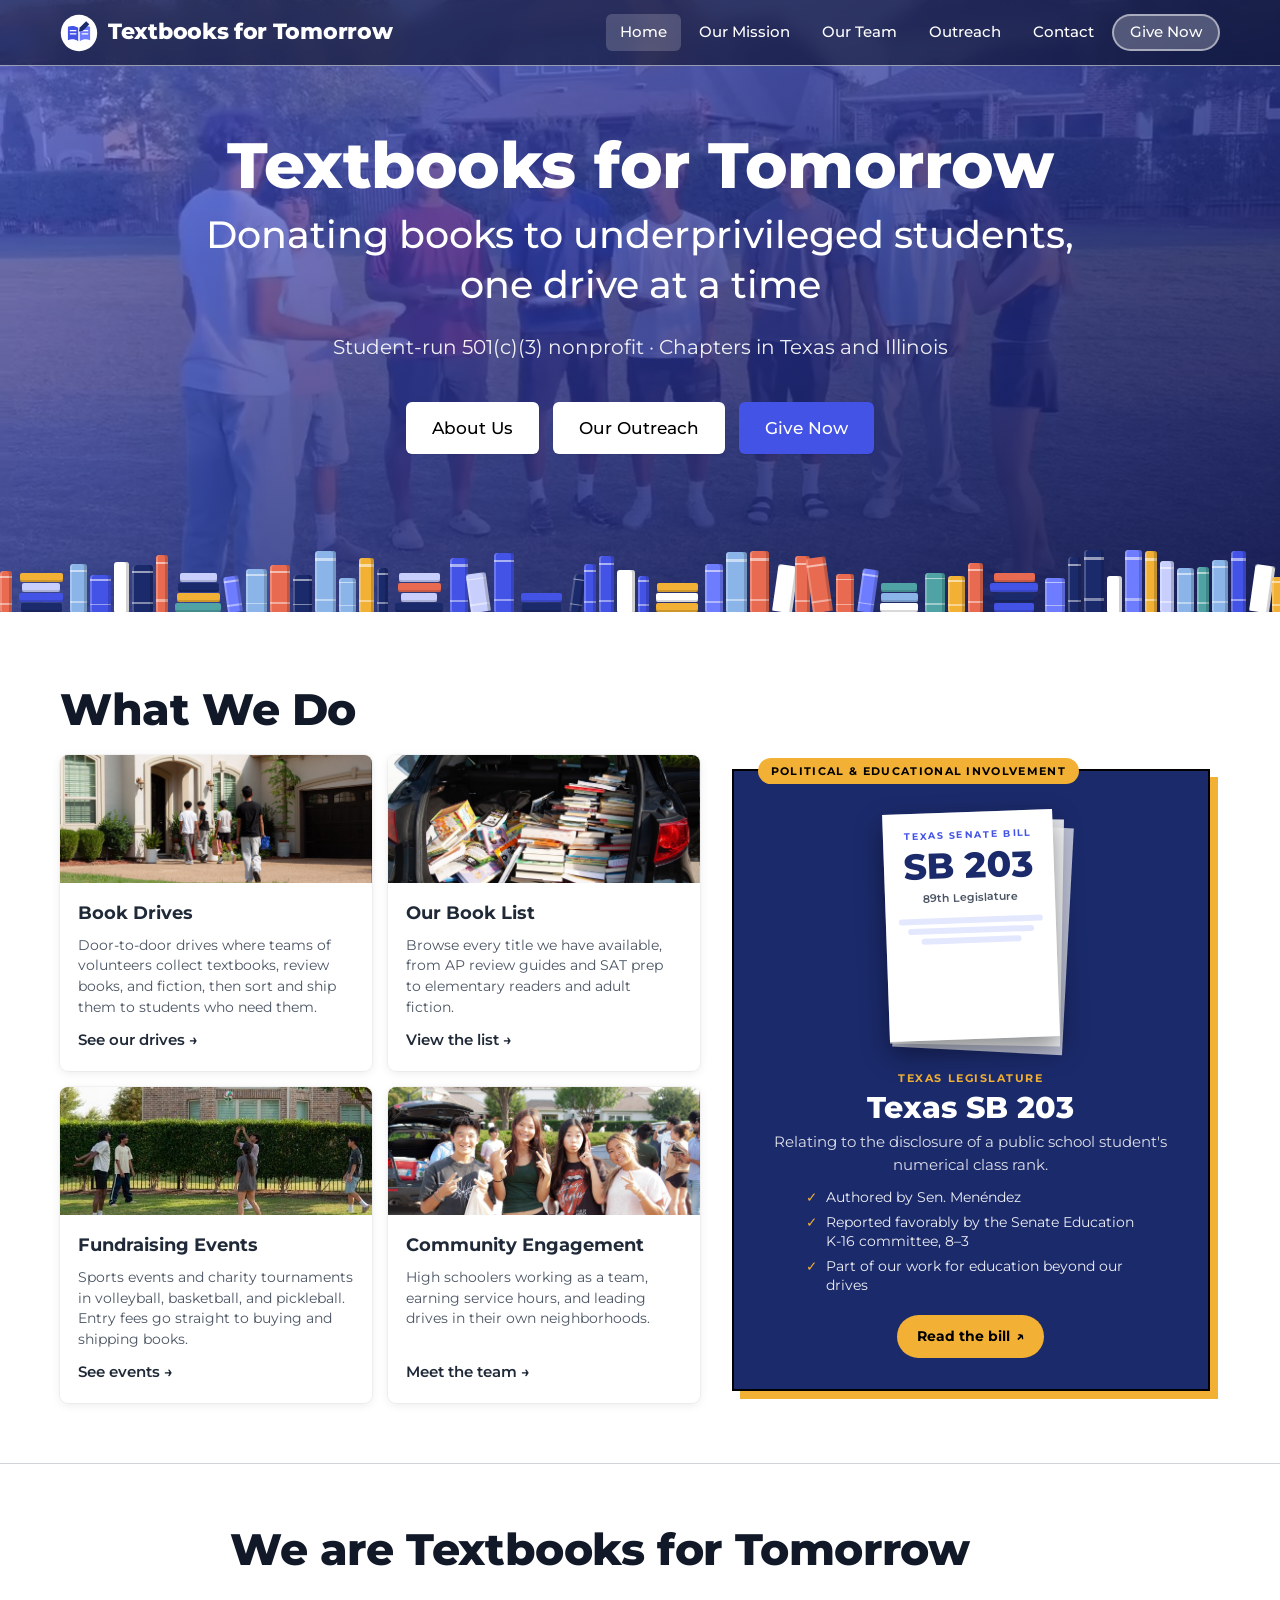
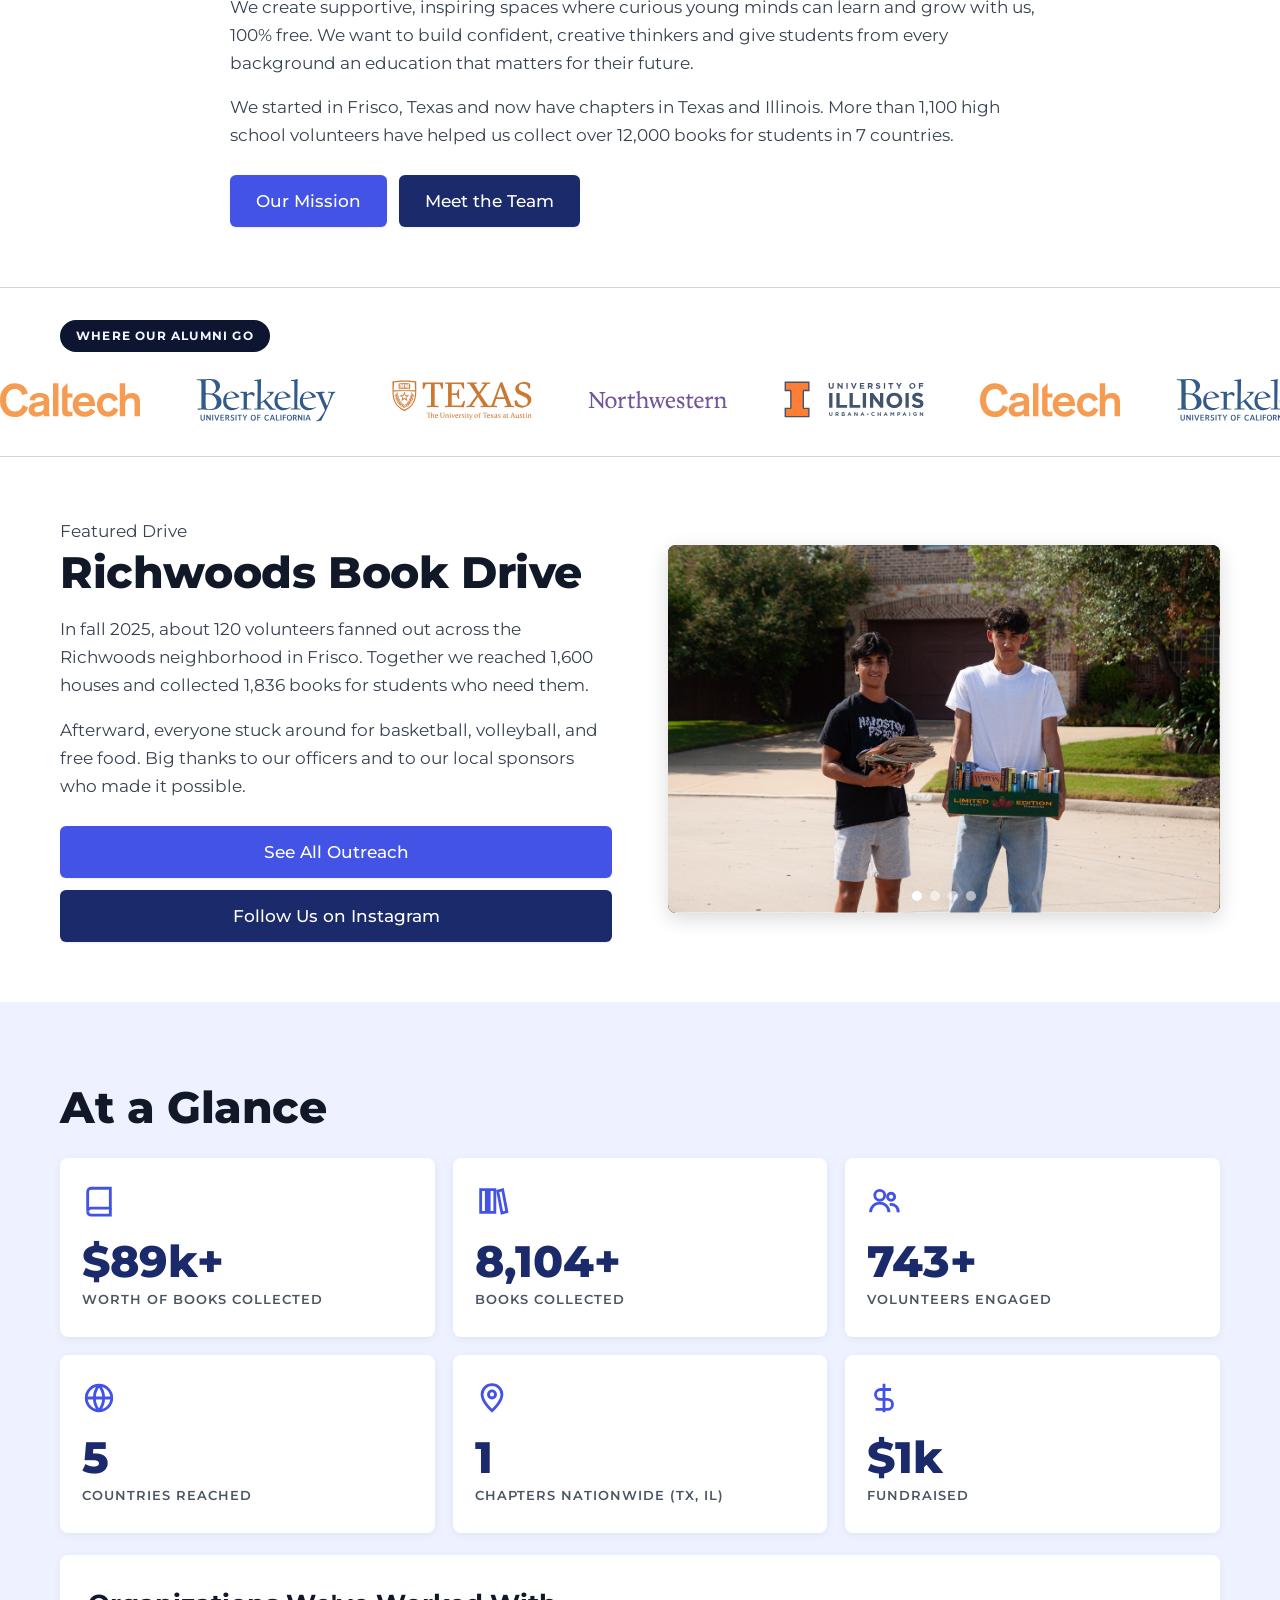
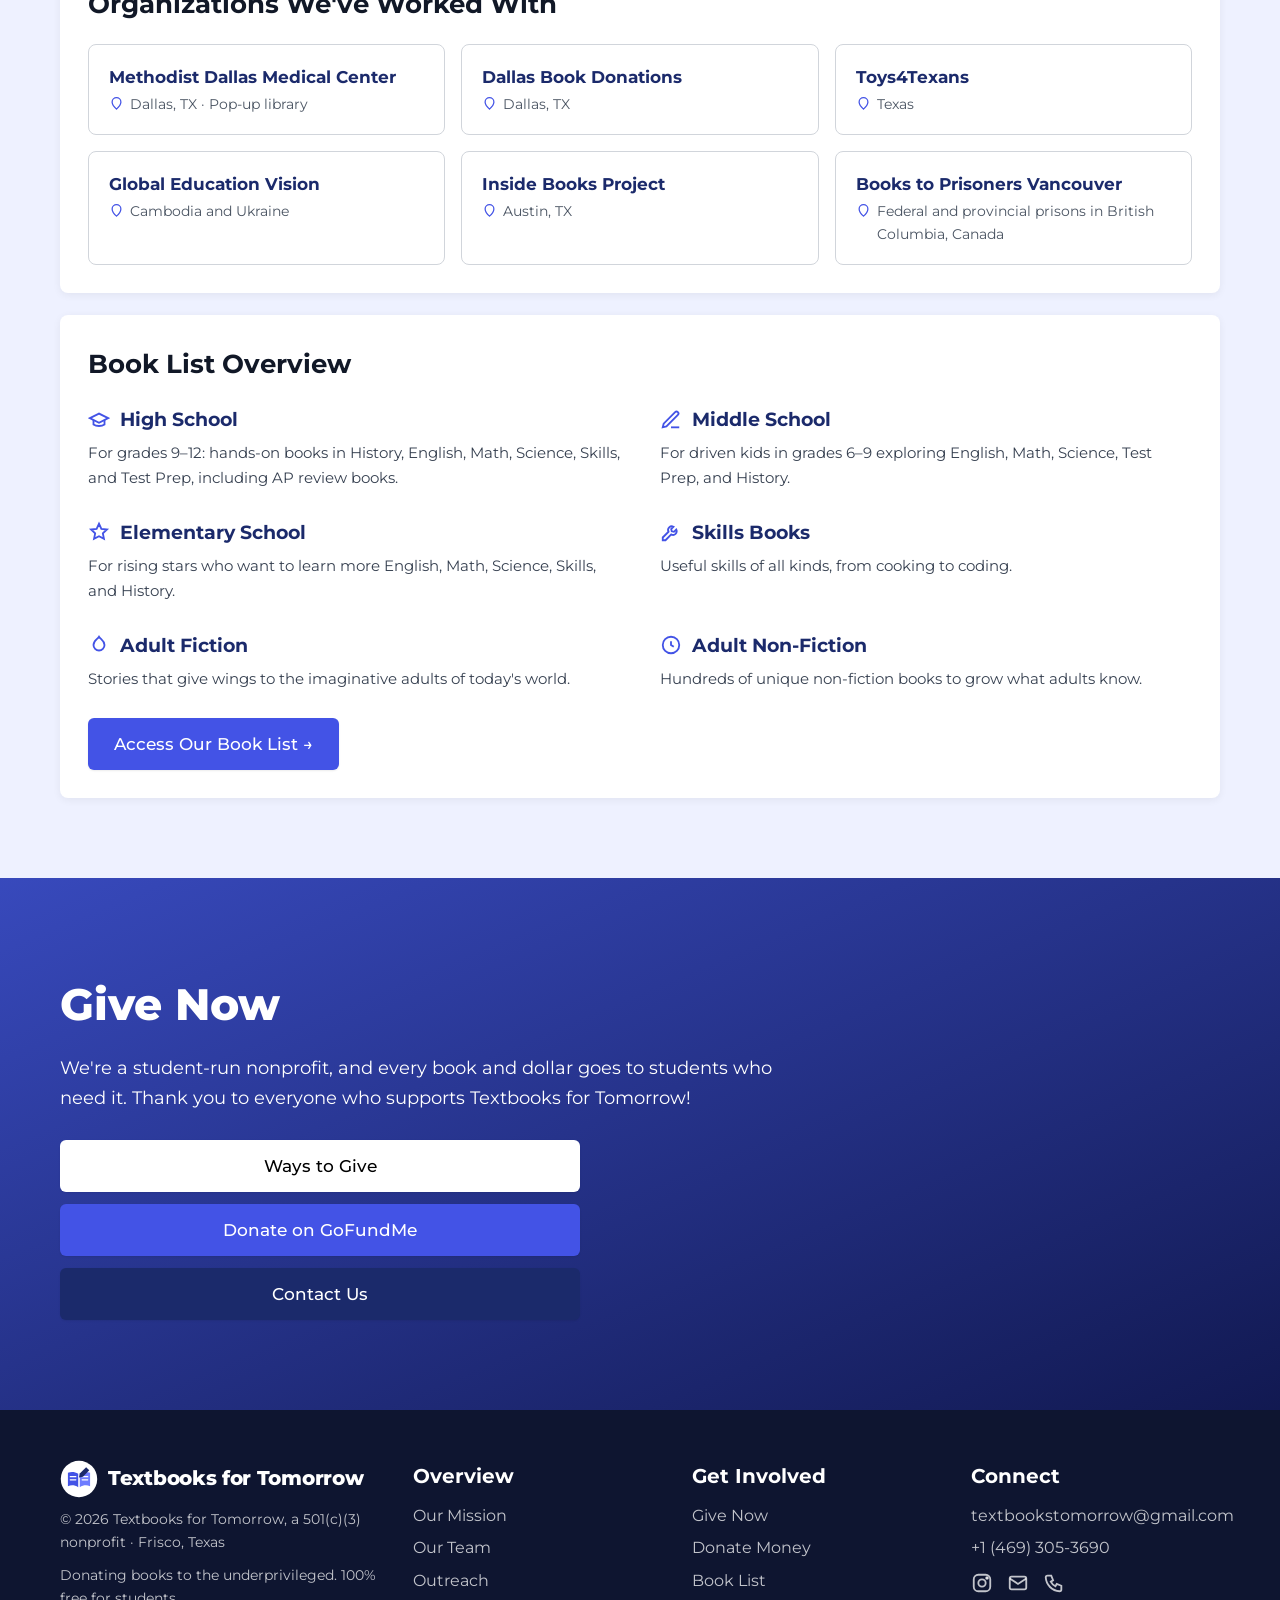
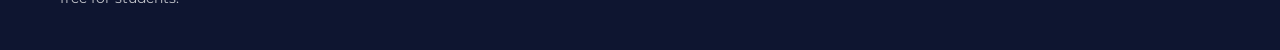
<file: index.html>
<!doctype html>
<html lang="en">
<head>
  <meta charset="utf-8">
  <meta name="viewport" content="width=device-width, initial-scale=1">
  <title>Home | Textbooks for Tomorrow</title>
  <meta name="description" content="Textbooks for Tomorrow is a student-run 501(c)(3) nonprofit donating books to underprivileged students, with chapters in Texas and Illinois.">
  <link rel="preconnect" href="https://fonts.googleapis.com">
  <link rel="preconnect" href="https://fonts.gstatic.com" crossorigin>
  <link href="https://fonts.googleapis.com/css2?family=Montserrat:wght@400;500;600;700;800&display=swap" rel="stylesheet">
  <link rel="stylesheet" href="css/style.css?v=21">
  <link rel="icon" href="data:image/svg+xml,<svg xmlns='http://www.w3.org/2000/svg' viewBox='0 0 100 100'><text y='.9em' font-size='90'>📘</text></svg>">
</head>
<body data-page="home">

  <!-- HERO: one static photo of the team under a blue gradient, books moving along the bottom -->
  <section class="hero">
    <div class="slides" aria-hidden="true">
      <img class="static" src="media/img/team-group.jpg" alt="" style="object-position:46% 12%">
    </div>
    <div class="hero-inner">
      <h1 class="reveal">Textbooks for Tomorrow</h1>
      <h2 class="reveal">Donating books to underprivileged students, one drive at a time</h2>
      <p class="sub reveal">Student-run 501(c)(3) nonprofit · Chapters in Texas and Illinois</p>
      <div class="hero-btns reveal">
        <a class="btn btn-white" href="mission.html">About Us</a>
        <a class="btn btn-white" href="outreach.html">Our Outreach</a>
        <a class="btn btn-brand" href="donate.html">Give Now</a>
      </div>
    </div>
    <div class="shelf bottom"></div>
  </section>

  <!-- WHAT WE DO (right under the banner) -->
  <section class="section">
    <div class="container">
      <h2 class="h-xl reveal">What We Do</h2>
      <div class="wwd">
        <div class="wwd-cards stagger">
          <a class="card" href="outreach.html">
            <img src="media/img/ir-house-door.jpg" alt="Volunteers walking up to a house to collect books" style="object-position:50% 55%">
            <div class="body"><h3>Book Drives</h3><p>Door-to-door drives where teams of volunteers collect textbooks, review books, and fiction, then sort and ship them to students who need them.</p><span class="more">See our drives <span>→</span></span></div>
          </a>
          <a class="card" data-link="bookList">
            <img src="media/img/ir-trunk-pile.jpg" alt="A trunk piled high with donated books" style="object-position:50% 50%">
            <div class="body"><h3>Our Book List</h3><p>Browse every title we have available, from AP review guides and SAT prep to elementary readers and adult fiction.</p><span class="more">View the list <span>→</span></span></div>
          </a>
          <a class="card" href="outreach.html">
            <img src="media/img/volleyball.jpg" alt="Volunteers playing volleyball at a charity event" style="object-position:50% 70%">
            <div class="body"><h3>Fundraising Events</h3><p>Sports events and charity tournaments in volleyball, basketball, and pickleball. Entry fees go straight to buying and shipping books.</p><span class="more">See events <span>→</span></span></div>
          </a>
          <a class="card" href="team.html">
            <img src="media/img/ir-girls-group.jpg" alt="High school volunteers at a book drive" style="object-position:50% 35%">
            <div class="body"><h3>Community Engagement</h3><p>High schoolers working as a team, earning service hours, and leading drives in their own neighborhoods.</p><span class="more">Meet the team <span>→</span></span></div>
          </a>
        </div>

        <!-- SB 203 pop-up card (same pattern as the Marginal Gains card on reviveinvestments.org) -->
        <div class="bill-wrap reveal zoom">
          <a class="bill-card" href="https://capitol.texas.gov/BillLookup/History.aspx?LegSess=89R&amp;Bill=SB203" target="_blank" rel="noopener">
            <span class="bill-tag">Political &amp; Educational Involvement</span>
            <div class="bill-row">
              <div class="bill-paper" aria-hidden="true">
                <div class="sheet"><small>Texas Senate Bill</small><strong>SB 203</strong><em>89th Legislature</em><i></i><i></i><i></i></div>
              </div>
              <div class="bill-text">
                <p class="bill-kicker">Texas Legislature</p>
                <p class="bill-title">Texas SB 203</p>
                <p class="bill-sub">Relating to the disclosure of a public school student's numerical class rank.</p>
                <ul>
                  <li><span aria-hidden="true">✓</span>Authored by Sen. Menéndez</li>
                  <li><span aria-hidden="true">✓</span>Reported favorably by the Senate Education K-16 committee, 8–3</li>
                  <li><span aria-hidden="true">✓</span>Part of our work for education beyond our drives</li>
                </ul>
                <span class="bill-btn">Read the bill <span aria-hidden="true">↗</span></span>
              </div>
            </div>
          </a>
        </div>
      </div>
    </div>
  </section>

  <hr class="rule">

  <!-- WE ARE T4T -->
  <section class="section">
    <div class="container" style="max-width:860px">
      <div class="prose reveal">
        <h2 class="h-xl">We are Textbooks for Tomorrow</h2>
        <p>We create supportive, inspiring spaces where curious young minds can learn and grow with us, 100% free. We want to build confident, creative thinkers and give students from every background an education that matters for their future.</p>
        <p>We started in Frisco, Texas and now have chapters in Texas and Illinois. More than 1,100 high school volunteers have helped us collect over 12,000 books for students in 7 countries.</p>
        <div class="btn-row">
          <a class="btn btn-brand" href="mission.html">Our Mission</a>
          <a class="btn btn-navy" href="team.html">Meet the Team</a>
        </div>
      </div>
    </div>
  </section>

  <!-- ALUMNI (same pattern as reviveinvestments.org) -->
  <div class="alumni"></div>

  <!-- FEATURED DRIVE -->
  <section class="section">
    <div class="container split flip">
      <div class="reveal right">
        <div class="media-frame tall fader">
          <img src="media/img/ir-guys-crate.jpg" alt="Two volunteers carrying a crate of books" style="object-position:50% 35%">
          <img src="media/img/ir-team-b.jpg" alt="Three volunteers smiling at the drive" style="object-position:50% 35%">
          <img src="media/img/ir-truck-loading2.jpg" alt="Volunteers loading boxes of donated books" style="object-position:55% 40%">
          <img src="media/img/ir-girls-boxes.jpg" alt="Volunteers with boxes of donated books" style="object-position:40% 40%">
        </div>
      </div>
      <div class="prose reveal left">
        <p class="kicker">Featured Drive</p>
        <h2 class="h-xl">Richwoods Book Drive</h2>
        <p>In fall 2025, about 120 volunteers fanned out across the Richwoods neighborhood in Frisco. Together we reached 1,600 houses and collected 1,836 books for students who need them.</p>
        <p>Afterward, everyone stuck around for basketball, volleyball, and free food. Big thanks to our officers and to our local sponsors who made it possible.</p>
        <div class="btn-stack">
          <a class="btn btn-brand" href="outreach.html">See All Outreach</a>
          <a class="btn btn-navy" data-link="instagram">Follow Us on Instagram</a>
        </div>
      </div>
    </div>
  </section>

  <!-- AT A GLANCE -->
  <section class="band">
    <div class="container">
      <h2 class="h-xl reveal">At a Glance</h2>
      <div class="stats six stagger">
        <div class="stat">
          <svg class="ic" viewBox="0 0 24 24" fill="none" stroke="currentColor" stroke-width="2"><path d="M4 19.5A2.5 2.5 0 0 1 6.5 17H20V3H6.5A2.5 2.5 0 0 0 4 5.5z"/><path d="M4 19.5A2.5 2.5 0 0 0 6.5 22H20v-5"/></svg>
          <div class="num" data-count="130" data-prefix="$" data-suffix="k+">$0</div><div class="label">Worth of Books Collected</div>
        </div>
        <div class="stat">
          <svg class="ic" viewBox="0 0 24 24" fill="none" stroke="currentColor" stroke-width="2"><path d="M4 4h4v16H4zM10 4h4v16h-4z"/><path d="m16 5 3.5-1 3 15.5-3.5 1z"/></svg>
          <div class="num" data-count="12000" data-suffix="+">0</div><div class="label">Books Collected</div>
        </div>
        <div class="stat">
          <svg class="ic" viewBox="0 0 24 24" fill="none" stroke="currentColor" stroke-width="2"><circle cx="9" cy="8" r="3.5"/><path d="M2.5 20a6.5 6.5 0 0 1 13 0"/><circle cx="17" cy="9" r="2.5"/><path d="M16 14.5a5 5 0 0 1 6 5.5"/></svg>
          <div class="num" data-count="1100" data-suffix="+">0</div><div class="label">Volunteers Engaged</div>
        </div>
        <div class="stat">
          <svg class="ic" viewBox="0 0 24 24" fill="none" stroke="currentColor" stroke-width="2"><circle cx="12" cy="12" r="9"/><path d="M3 12h18M12 3a14 14 0 0 1 0 18M12 3a14 14 0 0 0 0 18"/></svg>
          <div class="num" data-count="7">0</div><div class="label">Countries Reached</div>
        </div>
        <div class="stat">
          <svg class="ic" viewBox="0 0 24 24" fill="none" stroke="currentColor" stroke-width="2"><path d="M12 21s-7-6.2-7-11.5a7 7 0 0 1 14 0C19 14.8 12 21 12 21z"/><circle cx="12" cy="9.5" r="2.5"/></svg>
          <div class="num" data-count="2">0</div><div class="label">Chapters Nationwide (TX, IL)</div>
        </div>
        <div class="stat">
          <svg class="ic" viewBox="0 0 24 24" fill="none" stroke="currentColor" stroke-width="2"><path d="M12 2v20M17 6H9.5a3.5 3.5 0 0 0 0 7h5a3.5 3.5 0 0 1 0 7H6"/></svg>
          <div class="num" data-count="2" data-prefix="$" data-suffix="k">$0</div><div class="label">Fundraised</div>
        </div>
      </div>

      <div class="panel reveal">
        <h3 class="h-lg">Organizations We've Worked With</h3>
        <div class="partners">
          <div class="partner"><h4>Methodist Dallas Medical Center</h4><p><svg viewBox="0 0 24 24" fill="none" stroke="currentColor" stroke-width="2"><path d="M12 21s-7-6.2-7-11.5a7 7 0 0 1 14 0C19 14.8 12 21 12 21z"/></svg>Dallas, TX · Pop-up library</p></div>
          <div class="partner"><h4>Dallas Book Donations</h4><p><svg viewBox="0 0 24 24" fill="none" stroke="currentColor" stroke-width="2"><path d="M12 21s-7-6.2-7-11.5a7 7 0 0 1 14 0C19 14.8 12 21 12 21z"/></svg>Dallas, TX</p></div>
          <div class="partner"><h4>Toys4Texans</h4><p><svg viewBox="0 0 24 24" fill="none" stroke="currentColor" stroke-width="2"><path d="M12 21s-7-6.2-7-11.5a7 7 0 0 1 14 0C19 14.8 12 21 12 21z"/></svg>Texas</p></div>
          <div class="partner"><h4>Global Education Vision</h4><p><svg viewBox="0 0 24 24" fill="none" stroke="currentColor" stroke-width="2"><path d="M12 21s-7-6.2-7-11.5a7 7 0 0 1 14 0C19 14.8 12 21 12 21z"/></svg>Cambodia and Ukraine</p></div>
          <div class="partner"><h4>Inside Books Project</h4><p><svg viewBox="0 0 24 24" fill="none" stroke="currentColor" stroke-width="2"><path d="M12 21s-7-6.2-7-11.5a7 7 0 0 1 14 0C19 14.8 12 21 12 21z"/></svg>Austin, TX</p></div>
          <div class="partner"><h4>Books to Prisoners Vancouver</h4><p><svg viewBox="0 0 24 24" fill="none" stroke="currentColor" stroke-width="2"><path d="M12 21s-7-6.2-7-11.5a7 7 0 0 1 14 0C19 14.8 12 21 12 21z"/></svg>Federal and provincial prisons in British Columbia, Canada</p></div>
        </div>
      </div>

      <div class="panel reveal">
        <h3 class="h-lg">Book List Overview</h3>
        <div class="groups">
          <div class="group"><h4><svg viewBox="0 0 24 24" fill="none" stroke="currentColor" stroke-width="2"><path d="M22 10 12 5 2 10l10 5 10-5z"/><path d="M6 12v5c3 2 9 2 12 0v-5"/></svg>High School</h4><p>For grades 9–12: hands-on books in History, English, Math, Science, Skills, and Test Prep, including AP review books.</p></div>
          <div class="group"><h4><svg viewBox="0 0 24 24" fill="none" stroke="currentColor" stroke-width="2"><path d="M12 20h9"/><path d="M16.5 3.5a2.1 2.1 0 0 1 3 3L7 19l-4 1 1-4z"/></svg>Middle School</h4><p>For driven kids in grades 6–9 exploring English, Math, Science, Test Prep, and History.</p></div>
          <div class="group"><h4><svg viewBox="0 0 24 24" fill="none" stroke="currentColor" stroke-width="2"><path d="m12 3 2.6 5.6 6.1.7-4.5 4.2 1.2 6L12 16.6 6.6 19.5l1.2-6L3.3 9.3l6.1-.7z"/></svg>Elementary School</h4><p>For rising stars who want to learn more English, Math, Science, Skills, and History.</p></div>
          <div class="group"><h4><svg viewBox="0 0 24 24" fill="none" stroke="currentColor" stroke-width="2"><path d="M14.7 6.3a4 4 0 0 0-5.4 5.4L3 18v3h3l6.3-6.3a4 4 0 0 0 5.4-5.4l-2.5 2.5-2.4-.6-.6-2.4z"/></svg>Skills Books</h4><p>Useful skills of all kinds, from cooking to coding.</p></div>
          <div class="group"><h4><svg viewBox="0 0 24 24" fill="none" stroke="currentColor" stroke-width="2"><path d="M12 3c2 3 6 4 6 9a6 6 0 0 1-12 0c0-5 4-6 6-9z"/></svg>Adult Fiction</h4><p>Stories that give wings to the imaginative adults of today's world.</p></div>
          <div class="group"><h4><svg viewBox="0 0 24 24" fill="none" stroke="currentColor" stroke-width="2"><circle cx="12" cy="12" r="9"/><path d="M12 8v4l3 2"/></svg>Adult Non-Fiction</h4><p>Hundreds of unique non-fiction books to grow what adults know.</p></div>
        </div>
        <div class="btn-row"><a class="btn btn-brand" data-link="bookList">Access Our Book List →</a></div>
      </div>
    </div>
  </section>

  <!-- CLOSING -->
  <section class="closing">
    <div class="container">
      <h2 class="reveal">Give Now</h2>
      <p class="reveal">We're a student-run nonprofit, and every book and dollar goes to students who need it. Thank you to everyone who supports Textbooks for Tomorrow!</p>
      <div class="btn-stack reveal">
        <a class="btn btn-white" href="donate.html">Ways to Give</a>
        <a class="btn btn-brand" data-link="donate">Donate on GoFundMe</a>
        <a class="btn btn-navy" href="contact.html">Contact Us</a>
      </div>
    </div>
  </section>

  <script src="js/main.js?v=21"></script>
</body>
</html>
</file>
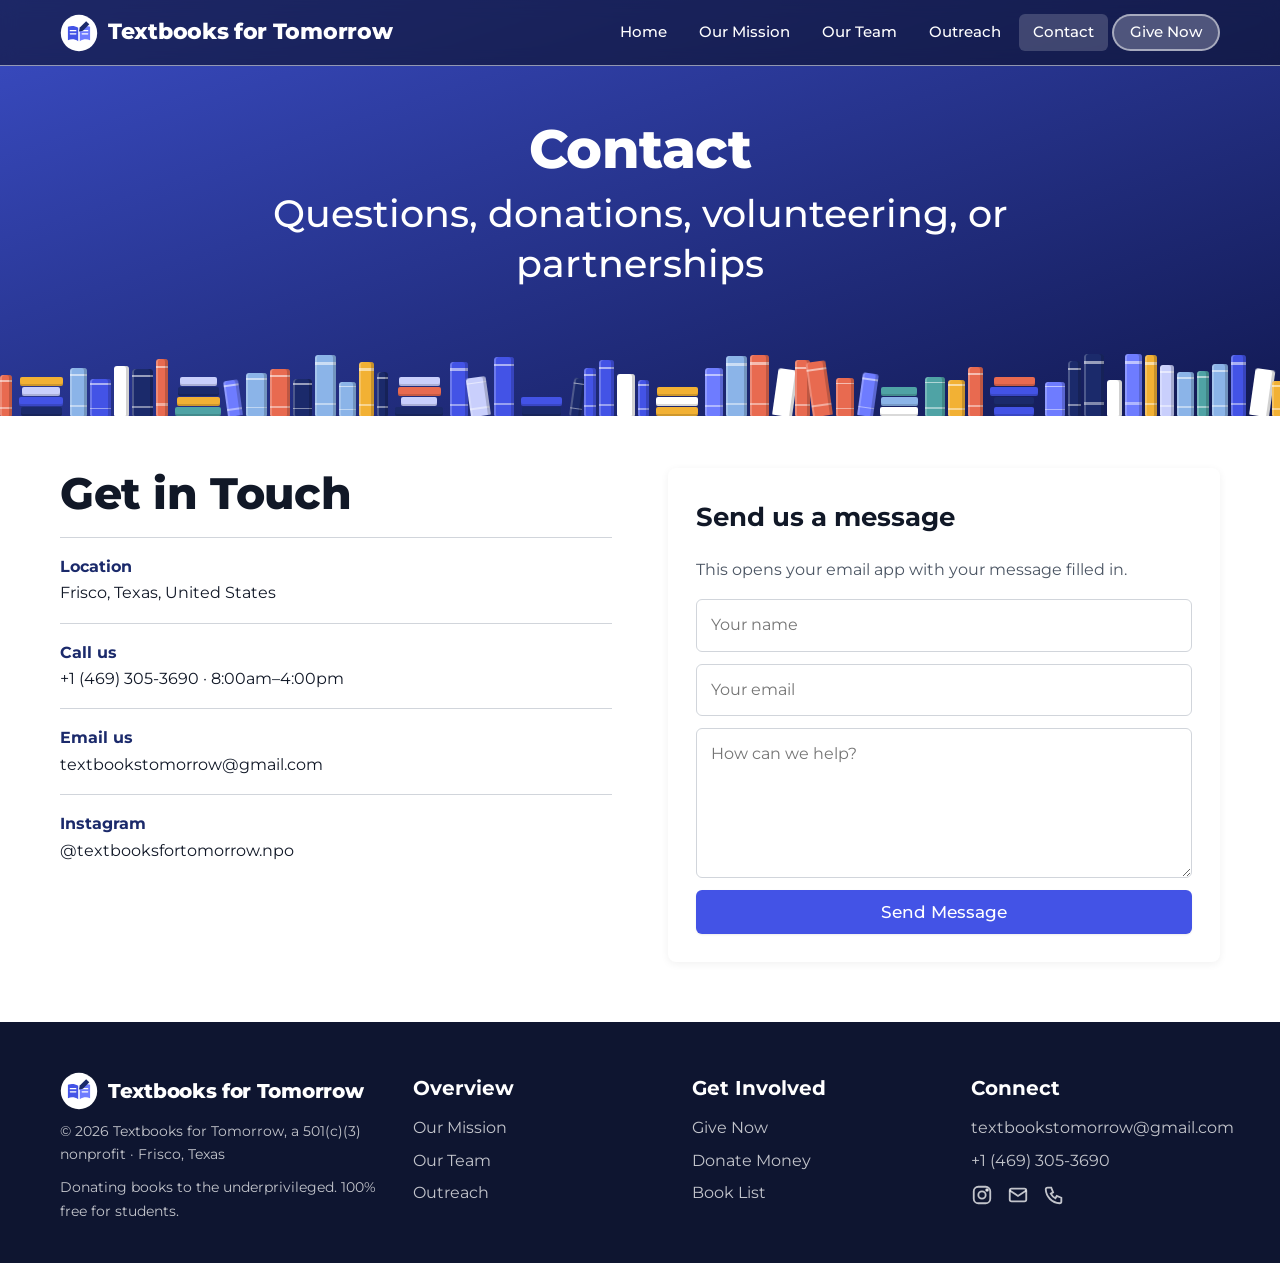
<file: contact.html>
<!doctype html>
<html lang="en">
<head>
  <meta charset="utf-8">
  <meta name="viewport" content="width=device-width, initial-scale=1">
  <title>Contact | Textbooks for Tomorrow</title>
  <meta name="description" content="Get in touch with Textbooks for Tomorrow.">
  <link rel="preconnect" href="https://fonts.googleapis.com">
  <link rel="preconnect" href="https://fonts.gstatic.com" crossorigin>
  <link href="https://fonts.googleapis.com/css2?family=Montserrat:wght@400;500;600;700;800&display=swap" rel="stylesheet">
  <link rel="stylesheet" href="css/style.css?v=21">
  <link rel="icon" href="data:image/svg+xml,<svg xmlns='http://www.w3.org/2000/svg' viewBox='0 0 100 100'><text y='.9em' font-size='90'>📘</text></svg>">
</head>
<body data-page="contact">

  <section class="hero page">
    <div class="hero-inner">
      <h1 class="reveal">Contact</h1>
      <h2 class="reveal">Questions, donations, volunteering, or partnerships</h2>
    </div>
    <div class="shelf bottom"></div>
  </section>

  <section class="section" style="padding-top:40px">
    <div class="container split" style="align-items:start">
      <div class="reveal left">
        <h2 class="h-xl">Get in Touch</h2>
        <ul class="contact-list">
          <li><strong>Location</strong>Frisco, Texas, United States</li>
          <li><strong>Call us</strong><a href="tel:+14693053690">+1 (469) 305-3690</a> · 8:00am–4:00pm</li>
          <li><strong>Email us</strong><a data-link="email">textbookstomorrow@gmail.com</a></li>
          <li><strong>Instagram</strong><a data-link="instagram">@textbooksfortomorrow.npo</a></li>
        </ul>
      </div>
      <div class="panel reveal right" style="margin-top:0">
        <h3 class="h-lg">Send us a message</h3>
        <p style="color:var(--gray);margin-bottom:16px">This opens your email app with your message filled in.</p>
        <form class="contact" data-mailto="Message from website">
          <input name="name" placeholder="Your name" required aria-label="Name">
          <input type="email" name="email" placeholder="Your email" required aria-label="Email">
          <textarea name="message" placeholder="How can we help?" required aria-label="Message"></textarea>
          <button class="btn btn-brand" type="submit">Send Message</button>
        </form>
      </div>
    </div>
  </section>

  <script src="js/main.js?v=21"></script>
</body>
</html>
</file>
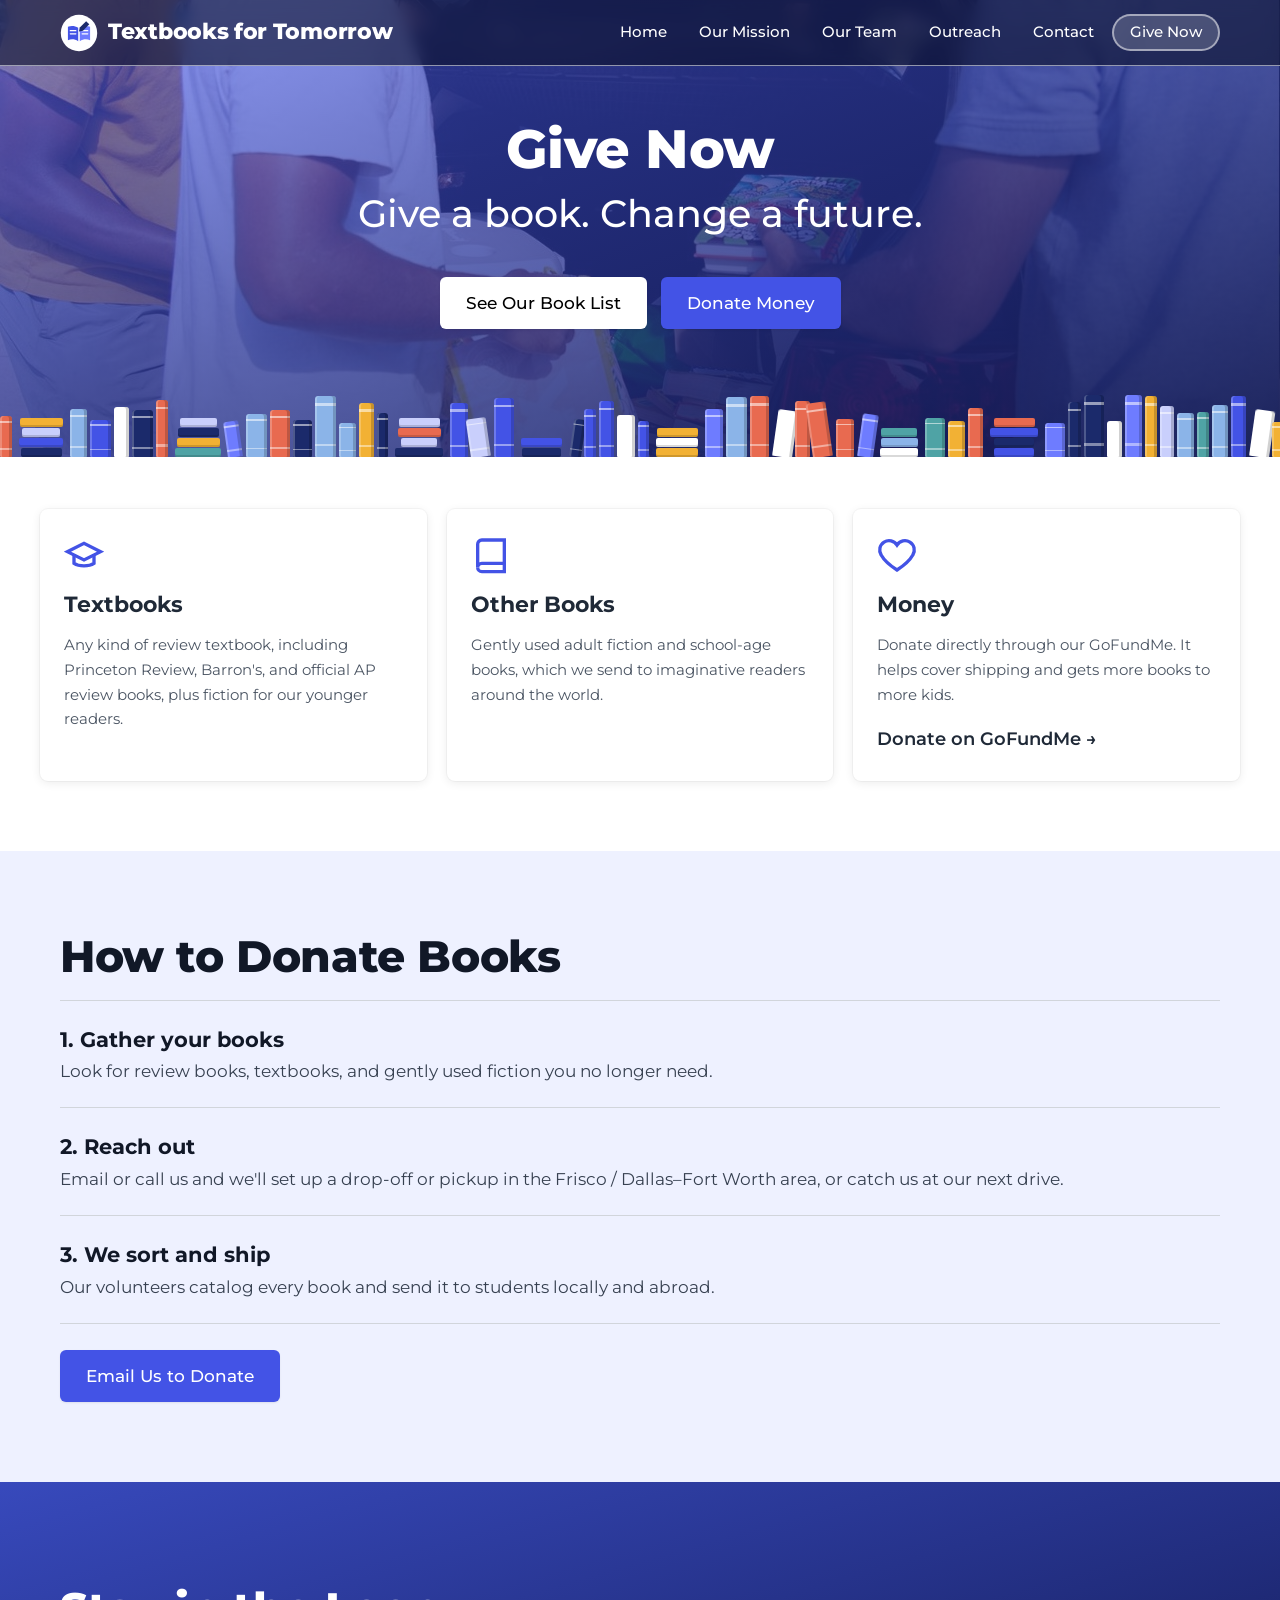
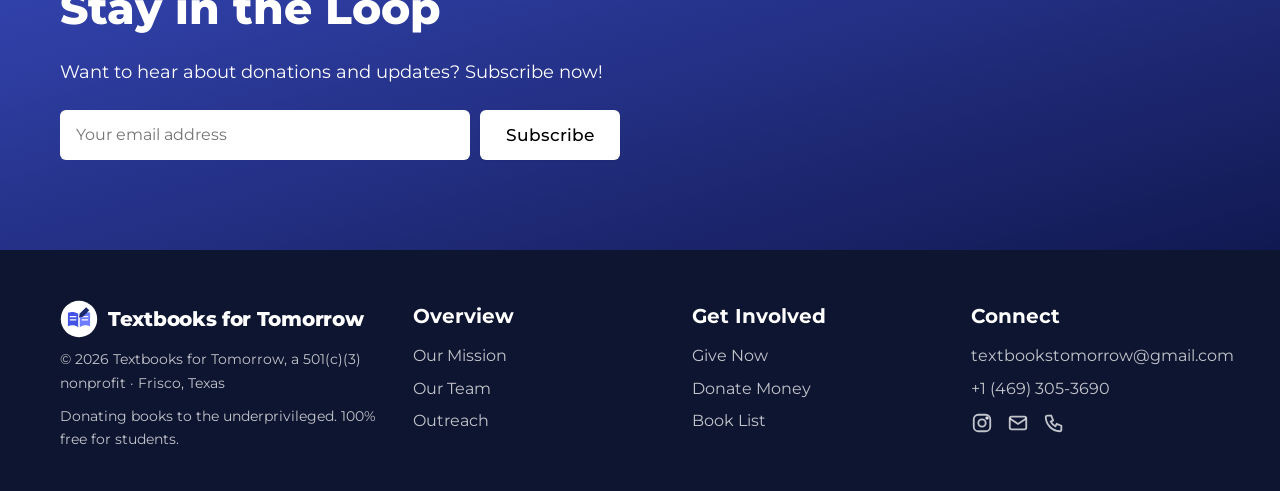
<file: donate.html>
<!doctype html>
<html lang="en">
<head>
  <meta charset="utf-8">
  <meta name="viewport" content="width=device-width, initial-scale=1">
  <title>Give Now | Textbooks for Tomorrow</title>
  <meta name="description" content="Donate textbooks, books, or money to Textbooks for Tomorrow.">
  <link rel="preconnect" href="https://fonts.googleapis.com">
  <link rel="preconnect" href="https://fonts.gstatic.com" crossorigin>
  <link href="https://fonts.googleapis.com/css2?family=Montserrat:wght@400;500;600;700;800&display=swap" rel="stylesheet">
  <link rel="stylesheet" href="css/style.css?v=21">
  <link rel="icon" href="data:image/svg+xml,<svg xmlns='http://www.w3.org/2000/svg' viewBox='0 0 100 100'><text y='.9em' font-size='90'>📘</text></svg>">
</head>
<body data-page="donate">

  <section class="hero page">
    <div class="slides" aria-hidden="true">
      <img class="static" src="media/img/ir-team-trunk.jpg" alt="" style="object-position:50% 40%">
    </div>
    <div class="hero-inner">
      <h1 class="reveal">Give Now</h1>
      <h2 class="reveal">Give a book. Change a future.</h2>
      <div class="hero-btns reveal">
        <a class="btn btn-white" data-link="bookList">See Our Book List</a>
        <a class="btn btn-brand" data-link="donate">Donate Money</a>
      </div>
    </div>
    <div class="shelf bottom"></div>
  </section>

  <div class="container cards stagger">
    <div class="card">
      <svg class="card-ic" viewBox="0 0 24 24" fill="none" stroke="currentColor" stroke-width="2"><path d="M22 10 12 5 2 10l10 5 10-5z"/><path d="M6 12v5c3 2 9 2 12 0v-5"/></svg>
      <div class="body"><h2>Textbooks</h2><p>Any kind of review textbook, including Princeton Review, Barron's, and official AP review books, plus fiction for our younger readers.</p></div>
    </div>
    <div class="card">
      <svg class="card-ic" viewBox="0 0 24 24" fill="none" stroke="currentColor" stroke-width="2"><path d="M4 19.5A2.5 2.5 0 0 1 6.5 17H20V3H6.5A2.5 2.5 0 0 0 4 5.5z"/><path d="M4 19.5A2.5 2.5 0 0 0 6.5 22H20v-5"/></svg>
      <div class="body"><h2>Other Books</h2><p>Gently used adult fiction and school-age books, which we send to imaginative readers around the world.</p></div>
    </div>
    <a class="card" data-link="donate">
      <svg class="card-ic" viewBox="0 0 24 24" fill="none" stroke="currentColor" stroke-width="2"><path d="M12 21s-7-4.5-9.5-9A5.5 5.5 0 0 1 12 6a5.5 5.5 0 0 1 9.5 6c-2.5 4.5-9.5 9-9.5 9z"/></svg>
      <div class="body"><h2>Money</h2><p>Donate directly through our GoFundMe. It helps cover shipping and gets more books to more kids.</p><span class="more">Donate on GoFundMe <span>→</span></span></div>
    </a>
  </div>

  <section class="band">
    <div class="container">
      <div class="prose reveal left">
        <h2 class="h-xl">How to Donate Books</h2>
        <ul class="events">
          <li><h3>1. Gather your books</h3><p>Look for review books, textbooks, and gently used fiction you no longer need.</p></li>
          <li><h3>2. Reach out</h3><p>Email or call us and we'll set up a drop-off or pickup in the Frisco / Dallas–Fort Worth area, or catch us at our next drive.</p></li>
          <li><h3>3. We sort and ship</h3><p>Our volunteers catalog every book and send it to students locally and abroad.</p></li>
        </ul>
        <div class="btn-row"><a class="btn btn-brand" data-link="email">Email Us to Donate</a></div>
      </div>
    </div>
  </section>

  <section class="closing">
    <div class="container">
      <h2 class="reveal">Stay in the Loop</h2>
      <p class="reveal">Want to hear about donations and updates? Subscribe now!</p>
      <form class="subscribe reveal" data-mailto="Newsletter signup">
        <input type="email" name="email" placeholder="Your email address" required aria-label="Email">
        <button class="btn btn-white" type="submit">Subscribe</button>
      </form>
    </div>
  </section>

  <script src="js/main.js?v=21"></script>
</body>
</html>
</file>
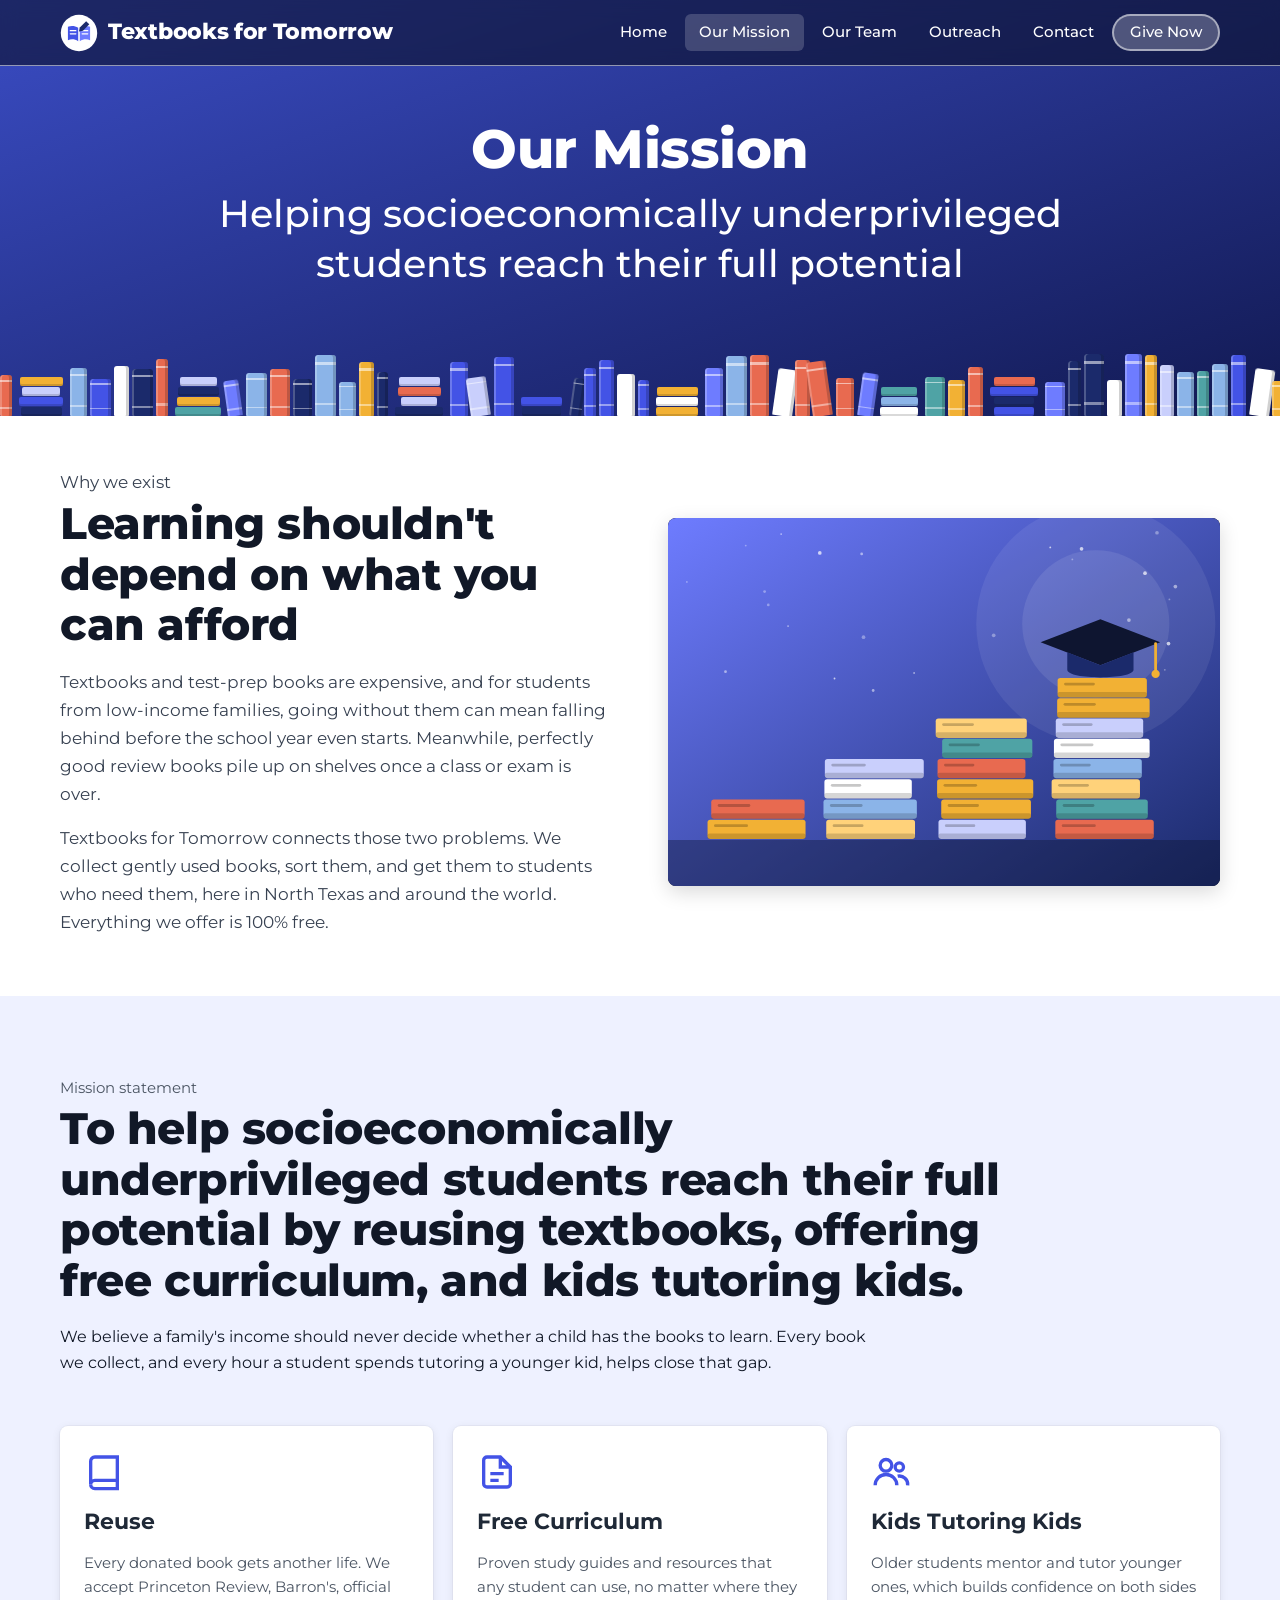
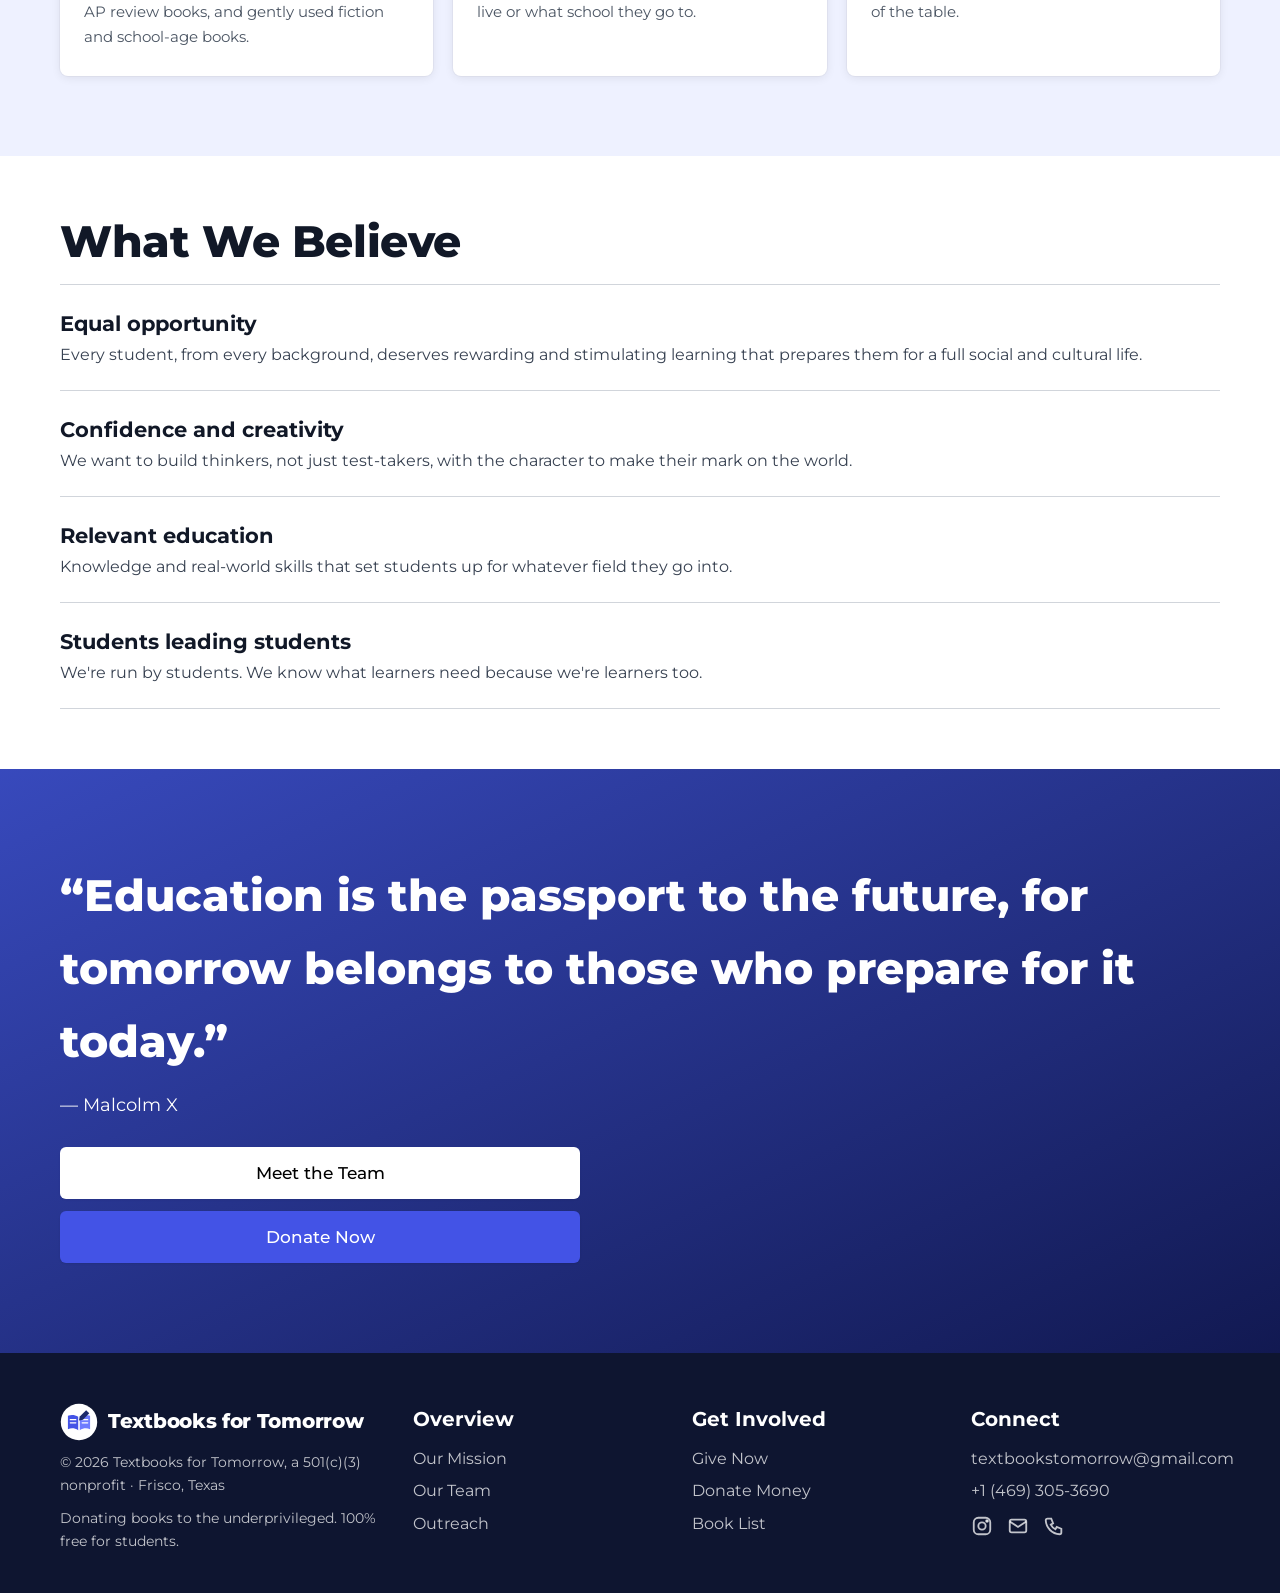
<file: mission.html>
<!doctype html>
<html lang="en">
<head>
  <meta charset="utf-8">
  <meta name="viewport" content="width=device-width, initial-scale=1">
  <title>Our Mission | Textbooks for Tomorrow</title>
  <meta name="description" content="Why Textbooks for Tomorrow exists and what we're working toward.">
  <link rel="preconnect" href="https://fonts.googleapis.com">
  <link rel="preconnect" href="https://fonts.gstatic.com" crossorigin>
  <link href="https://fonts.googleapis.com/css2?family=Montserrat:wght@400;500;600;700;800&display=swap" rel="stylesheet">
  <link rel="stylesheet" href="css/style.css?v=21">
  <link rel="icon" href="data:image/svg+xml,<svg xmlns='http://www.w3.org/2000/svg' viewBox='0 0 100 100'><text y='.9em' font-size='90'>📘</text></svg>">
</head>
<body data-page="mission">

  <section class="hero page">
    <div class="hero-inner">
      <h1 class="reveal">Our Mission</h1>
      <h2 class="reveal">Helping socioeconomically underprivileged students reach their full potential</h2>
    </div>
    <div class="shelf bottom"></div>
  </section>

  <section class="section" style="padding-top:40px">
    <div class="container split">
      <div class="prose reveal left">
        <p class="kicker">Why we exist</p>
        <h2 class="h-xl">Learning shouldn't depend on what you can afford</h2>
        <p>Textbooks and test-prep books are expensive, and for students from low-income families, going without them can mean falling behind before the school year even starts. Meanwhile, perfectly good review books pile up on shelves once a class or exam is over.</p>
        <p>Textbooks for Tomorrow connects those two problems. We collect gently used books, sort them, and get them to students who need them, here in North Texas and around the world. Everything we offer is 100% free.</p>
      </div>
      <div class="reveal right">
        <div class="media-frame tall"><img src="media/img/graphic-access.svg" alt="Stacks of books rising like steps up to a graduation cap"></div>
      </div>
    </div>
  </section>

  <section class="band">
    <div class="container">
      <p class="kicker reveal">Mission statement</p>
      <h2 class="h-xl reveal" style="max-width:960px">To help socioeconomically underprivileged students reach their full potential by reusing textbooks, offering free curriculum, and kids tutoring kids.</h2>
      <p class="lead reveal" style="max-width:820px;margin-bottom:10px">We believe a family's income should never decide whether a child has the books to learn. Every book we collect, and every hour a student spends tutoring a younger kid, helps close that gap.</p>
      <div class="cards stagger" style="padding-bottom:0">
        <div class="card">
          <svg class="card-ic" viewBox="0 0 24 24" fill="none" stroke="currentColor" stroke-width="2"><path d="M4 19.5A2.5 2.5 0 0 1 6.5 17H20V3H6.5A2.5 2.5 0 0 0 4 5.5z"/><path d="M4 19.5A2.5 2.5 0 0 0 6.5 22H20v-5"/></svg>
          <div class="body"><h3>Reuse</h3><p>Every donated book gets another life. We accept Princeton Review, Barron's, official AP review books, and gently used fiction and school-age books.</p></div>
        </div>
        <div class="card">
          <svg class="card-ic" viewBox="0 0 24 24" fill="none" stroke="currentColor" stroke-width="2"><path d="M14 3H6a2 2 0 0 0-2 2v14a2 2 0 0 0 2 2h12a2 2 0 0 0 2-2V9z"/><path d="M14 3v6h6M8 13h8M8 17h5"/></svg>
          <div class="body"><h3>Free Curriculum</h3><p>Proven study guides and resources that any student can use, no matter where they live or what school they go to.</p></div>
        </div>
        <div class="card">
          <svg class="card-ic" viewBox="0 0 24 24" fill="none" stroke="currentColor" stroke-width="2"><circle cx="9" cy="8" r="3.5"/><path d="M2.5 20a6.5 6.5 0 0 1 13 0"/><circle cx="17" cy="9" r="2.5"/><path d="M16 14.5a5 5 0 0 1 6 5.5"/></svg>
          <div class="body"><h3>Kids Tutoring Kids</h3><p>Older students mentor and tutor younger ones, which builds confidence on both sides of the table.</p></div>
        </div>
      </div>
    </div>
  </section>

  <section class="section">
    <div class="container">
      <h2 class="h-xl reveal">What We Believe</h2>
      <ul class="events stagger">
        <li><h3>Equal opportunity</h3><p>Every student, from every background, deserves rewarding and stimulating learning that prepares them for a full social and cultural life.</p></li>
        <li><h3>Confidence and creativity</h3><p>We want to build thinkers, not just test-takers, with the character to make their mark on the world.</p></li>
        <li><h3>Relevant education</h3><p>Knowledge and real-world skills that set students up for whatever field they go into.</p></li>
        <li><h3>Students leading students</h3><p>We're run by students. We know what learners need because we're learners too.</p></li>
      </ul>
    </div>
  </section>

  <section class="closing">
    <div class="container">
      <h2 class="reveal">“Education is the passport to the future, for tomorrow belongs to those who prepare for it today.”</h2>
      <p class="reveal">— Malcolm X</p>
      <div class="btn-stack reveal">
        <a class="btn btn-white" href="team.html">Meet the Team</a>
        <a class="btn btn-brand" data-link="donate">Donate Now</a>
      </div>
    </div>
  </section>

  <script src="js/main.js?v=21"></script>
</body>
</html>
</file>
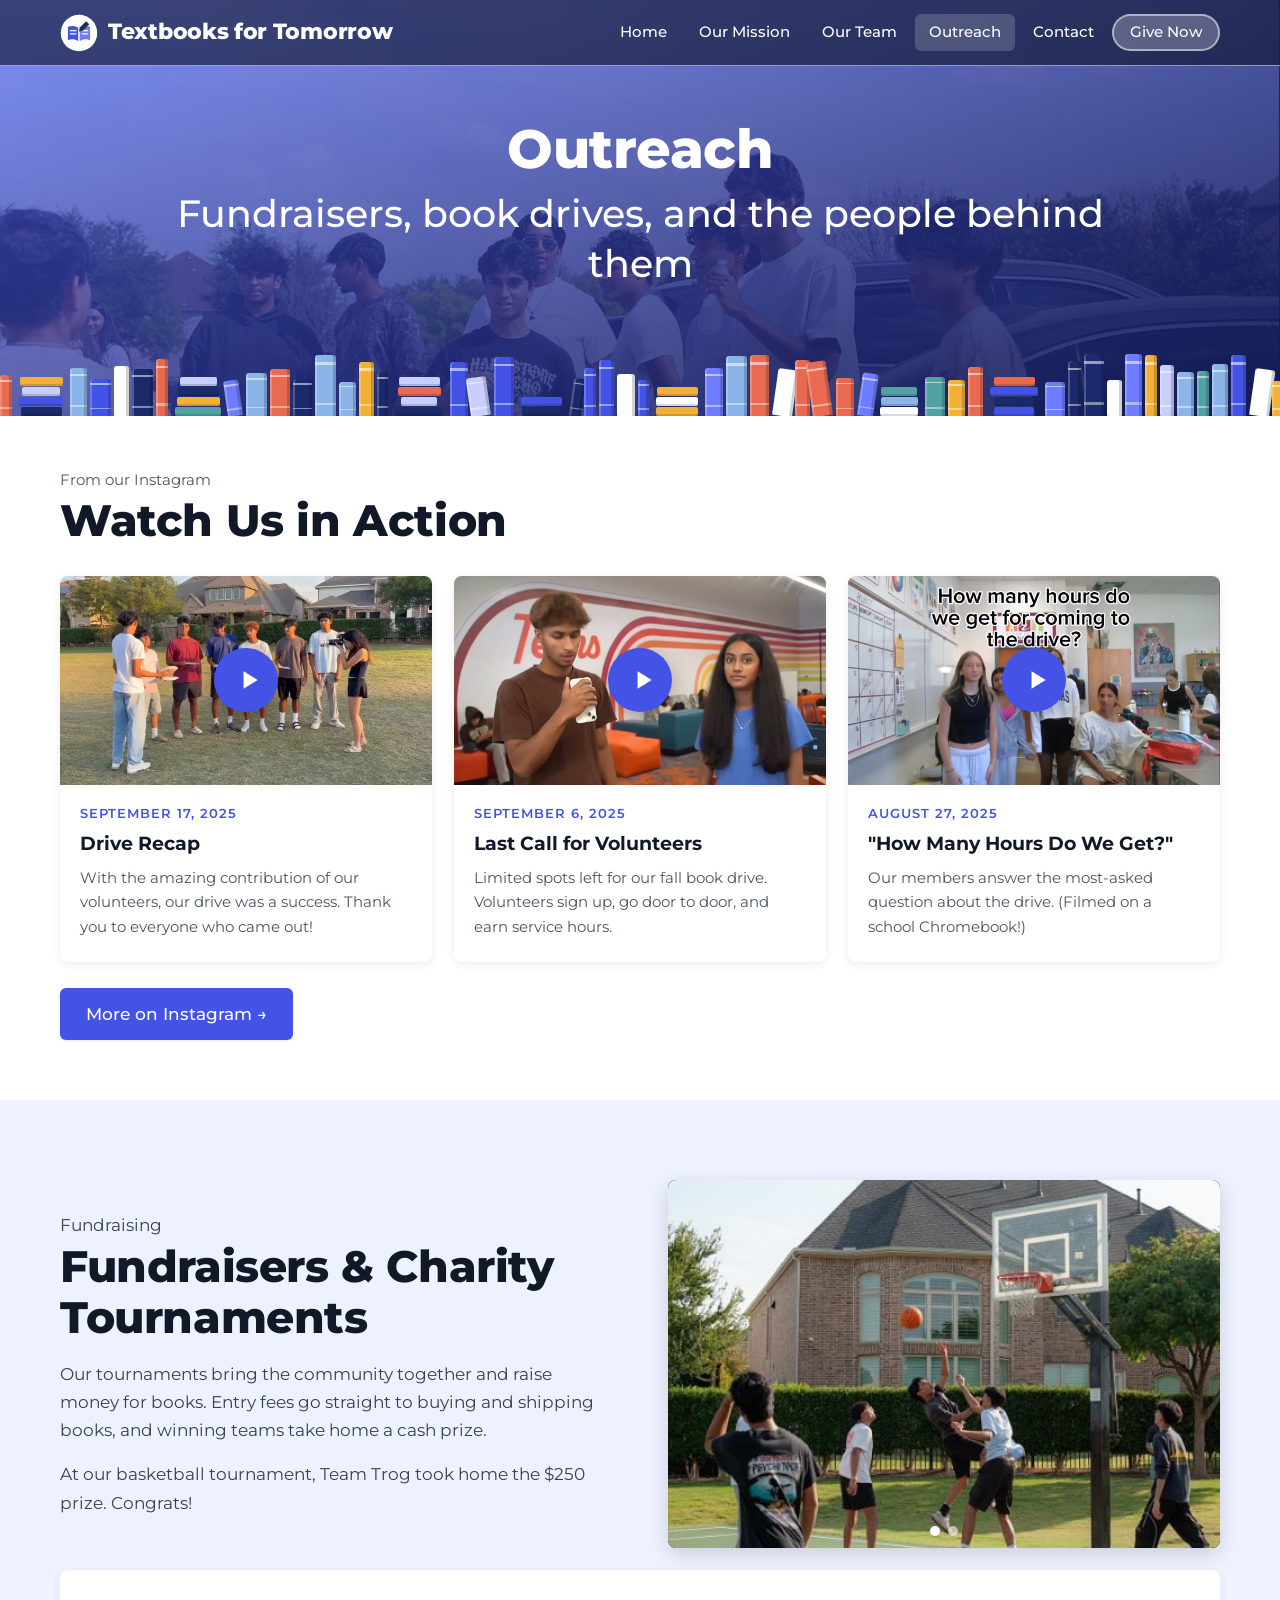
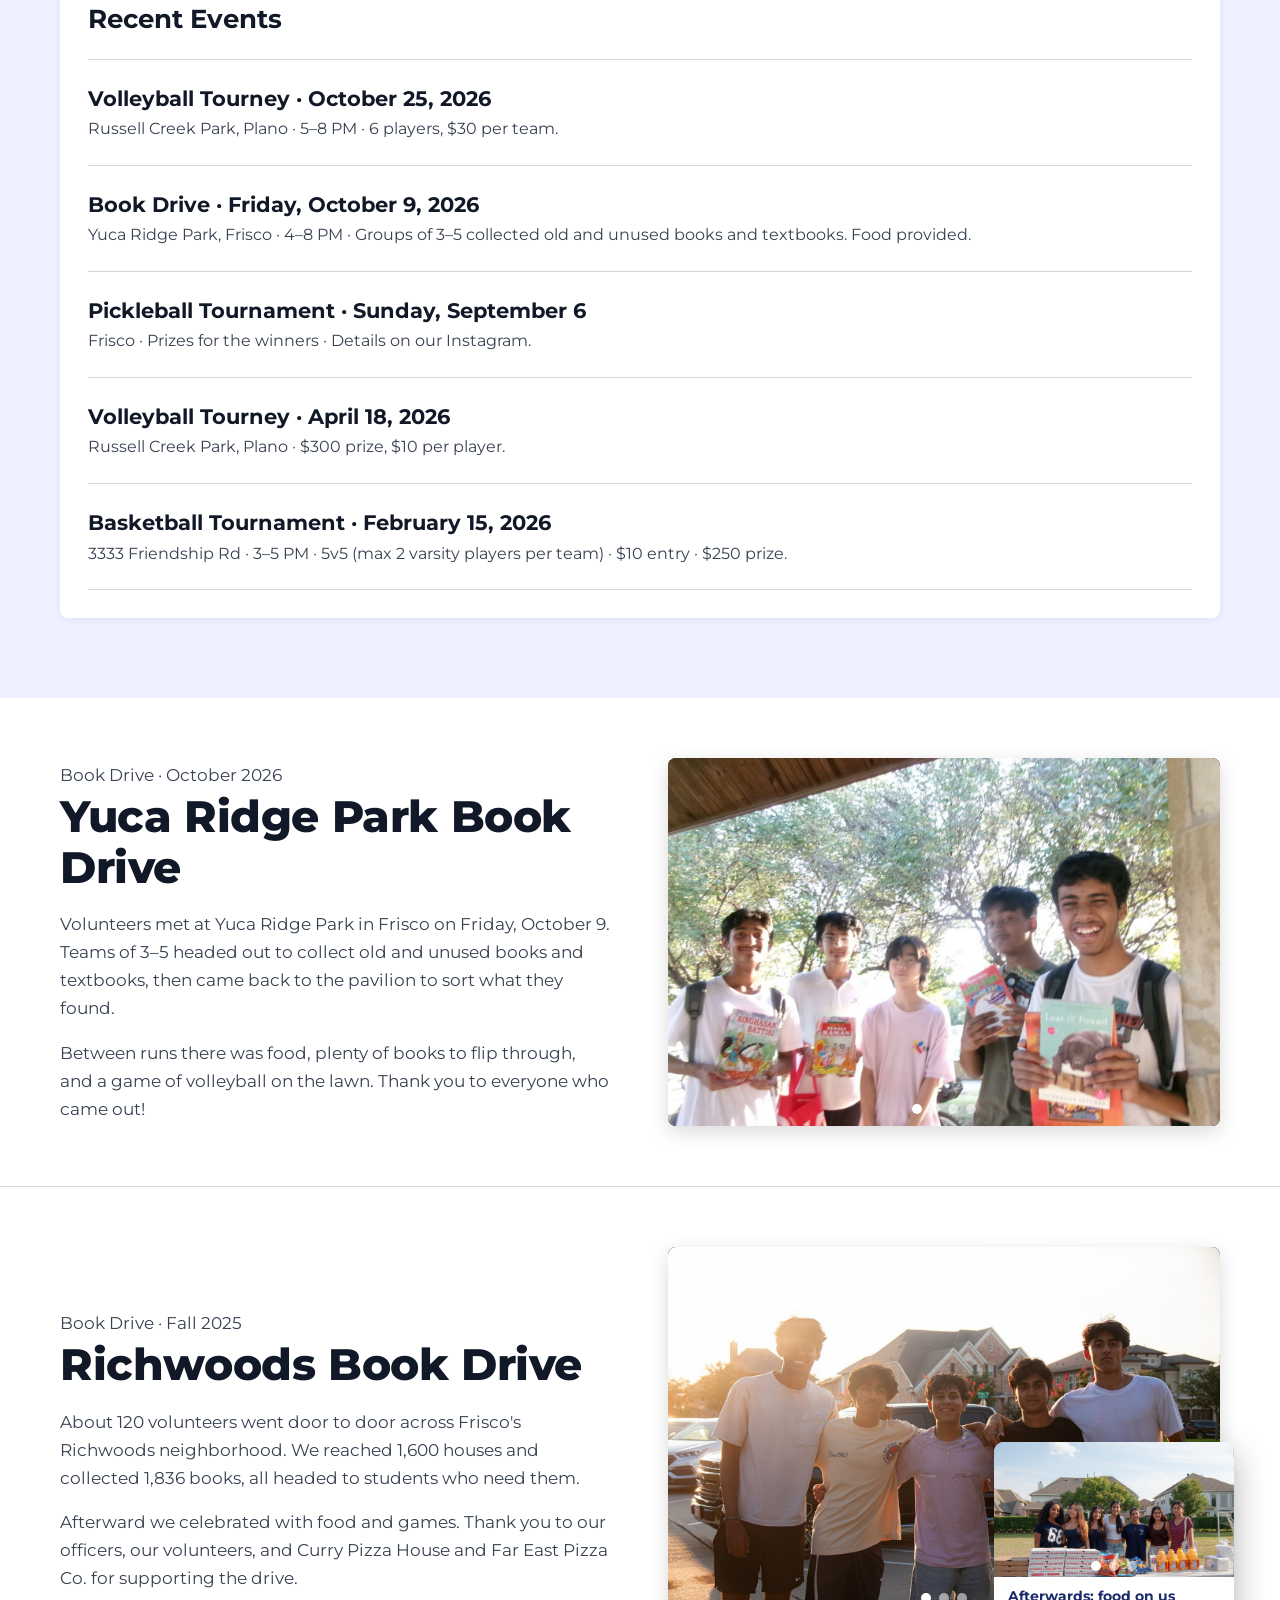
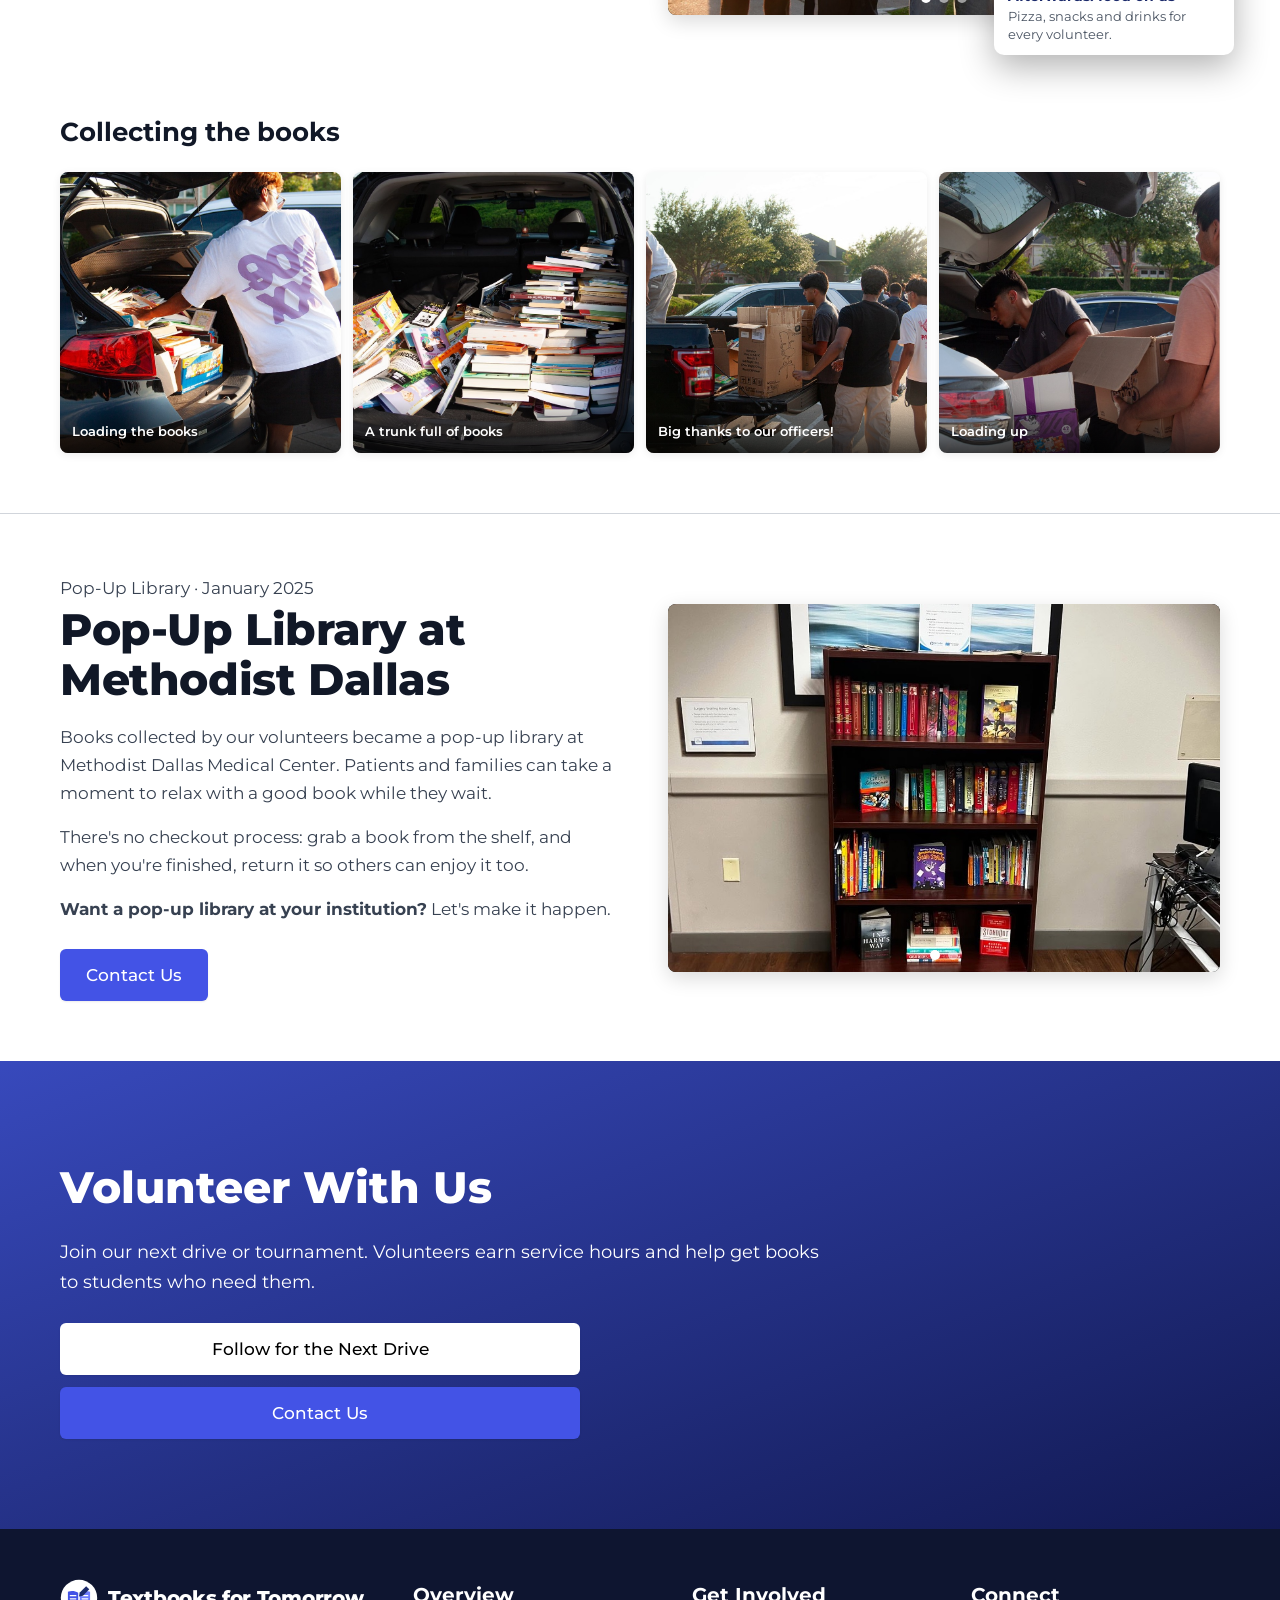
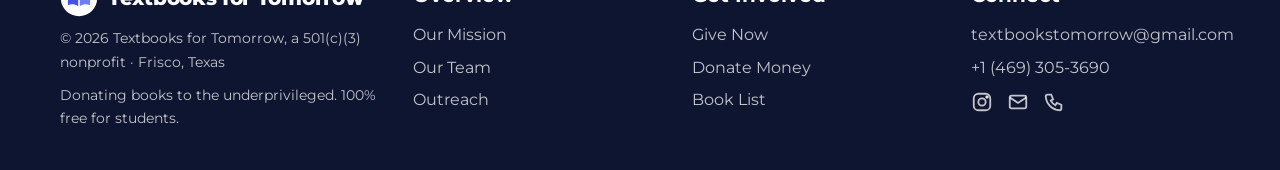
<file: outreach.html>
<!doctype html>
<html lang="en">
<head>
  <meta charset="utf-8">
  <meta name="viewport" content="width=device-width, initial-scale=1">
  <title>Outreach | Textbooks for Tomorrow</title>
  <meta name="description" content="Fundraisers, book drives, and videos from Textbooks for Tomorrow.">
  <link rel="preconnect" href="https://fonts.googleapis.com">
  <link rel="preconnect" href="https://fonts.gstatic.com" crossorigin>
  <link href="https://fonts.googleapis.com/css2?family=Montserrat:wght@400;500;600;700;800&display=swap" rel="stylesheet">
  <link rel="stylesheet" href="css/style.css?v=21">
  <link rel="icon" href="data:image/svg+xml,<svg xmlns='http://www.w3.org/2000/svg' viewBox='0 0 100 100'><text y='.9em' font-size='90'>📘</text></svg>">
</head>
<body data-page="outreach">

  <section class="hero page">
    <div class="slides" aria-hidden="true">
      <img class="static" src="media/img/ir-team-d.jpg" alt="" style="object-position:50% 22%">
    </div>
    <div class="hero-inner">
      <h1 class="reveal">Outreach</h1>
      <h2 class="reveal">Fundraisers, book drives, and the people behind them</h2>
    </div>
    <div class="shelf bottom"></div>
  </section>

  <!-- REELS -->
  <section class="section" style="padding-top:40px">
    <div class="container">
      <p class="kicker reveal">From our Instagram</p>
      <h2 class="h-xl reveal">Watch Us in Action</h2>
      <div class="reels stagger">
        <article class="reel">
          <div class="media-frame">
            <video src="media/video/reel-drive-recap.mp4" poster="media/video/poster-recap.jpg" preload="none" playsinline></video>
          </div>
          <div class="body">
            <div class="date">September 17, 2025</div>
            <h3>Drive Recap</h3>
            <p>With the amazing contribution of our volunteers, our drive was a success. Thank you to everyone who came out!</p>
          </div>
        </article>
        <article class="reel">
          <div class="media-frame">
            <video src="media/video/reel-drive-signup.mp4" poster="media/video/poster-signup.jpg" preload="none" playsinline></video>
          </div>
          <div class="body">
            <div class="date">September 6, 2025</div>
            <h3>Last Call for Volunteers</h3>
            <p>Limited spots left for our fall book drive. Volunteers sign up, go door to door, and earn service hours.</p>
          </div>
        </article>
        <article class="reel">
          <div class="media-frame">
            <video src="media/video/reel-drive-promo.mp4" poster="media/video/poster-promo.jpg" preload="none" playsinline></video>
          </div>
          <div class="body">
            <div class="date">August 27, 2025</div>
            <h3>"How Many Hours Do We Get?"</h3>
            <p>Our members answer the most-asked question about the drive. (Filmed on a school Chromebook!)</p>
          </div>
        </article>
      </div>
      <div class="btn-row reveal"><a class="btn btn-brand" data-link="instagram">More on Instagram →</a></div>
    </div>
  </section>

  <!-- FUNDRAISERS (tinted band) -->
  <section class="band">
    <div class="container">
      <div class="split flip">
        <div class="reveal right">
          <div class="media-frame tall fader">
            <img src="media/img/basketball-game.jpg" alt="Basketball game at our charity tournament">
            <img src="media/img/basketball-friends.jpg" alt="Two players smiling at the tournament" style="object-position:50% 30%">
          </div>
        </div>
        <div class="prose reveal left">
          <p class="kicker">Fundraising</p>
          <h2 class="h-xl">Fundraisers &amp; Charity Tournaments</h2>
          <p>Our tournaments bring the community together and raise money for books. Entry fees go straight to buying and shipping books, and winning teams take home a cash prize.</p>
          <p>At our basketball tournament, Team Trog took home the $250 prize. Congrats!</p>
        </div>
      </div>
      <div class="panel reveal">
        <h3 class="h-lg">Recent Events</h3>
        <ul class="events">
          <li><h3>Volleyball Tourney · October 25, 2026</h3><p>Russell Creek Park, Plano · 5–8 PM · 6 players, $30 per team.</p></li>
          <li><h3>Book Drive · Friday, October 9, 2026</h3><p>Yuca Ridge Park, Frisco · 4–8 PM · Groups of 3–5 collected old and unused books and textbooks. Food provided.</p></li>
          <li><h3>Pickleball Tournament · Sunday, September 6</h3><p>Frisco · Prizes for the winners · Details on our Instagram.</p></li>
          <li><h3>Volleyball Tourney · April 18, 2026</h3><p>Russell Creek Park, Plano · $300 prize, $10 per player.</p></li>
          <li><h3>Basketball Tournament · February 15, 2026</h3><p>3333 Friendship Rd · 3–5 PM · 5v5 (max 2 varsity players per team) · $10 entry · $250 prize.</p></li>
        </ul>
      </div>
    </div>
  </section>

  <!-- YUCA RIDGE DRIVE -->
  <section class="section">
    <div class="container split">
      <div class="prose reveal left">
        <p class="kicker">Book Drive · October 2026</p>
        <h2 class="h-xl">Yuca Ridge Park Book Drive</h2>
        <p>Volunteers met at Yuca Ridge Park in Frisco on Friday, October 9. Teams of 3–5 headed out to collect old and unused books and textbooks, then came back to the pavilion to sort what they found.</p>
        <p>Between runs there was food, plenty of books to flip through, and a game of volleyball on the lawn. Thank you to everyone who came out!</p>
      </div>
      <div class="reveal right">
        <div class="media-frame tall fader">
          <img src="media/img/yuca-1-group.jpg" alt="Volunteers at Yuca Ridge Park holding books they collected" style="object-position:50% 40%">
          <img src="media/img/yuca-2-wave.jpg" alt="Volunteer waving at the camera next to a pile of donated books" style="object-position:70% 40%">
          <img src="media/img/yuca-3-park.jpg" alt="Volunteers playing volleyball at Yuca Ridge Park" style="object-position:50% 80%">
          <img src="media/img/yuca-4-solo.jpg" alt="Volunteer holding a donated book" style="object-position:35% 35%">
        </div>
      </div>
    </div>
  </section>

  <hr class="rule">

  <!-- RICHWOODS DRIVE -->
  <section class="section">
    <div class="container">
      <div class="split">
        <div class="prose reveal left">
          <p class="kicker">Book Drive · Fall 2025</p>
          <h2 class="h-xl">Richwoods Book Drive</h2>
          <p>About 120 volunteers went door to door across Frisco's Richwoods neighborhood. We reached 1,600 houses and collected 1,836 books, all headed to students who need them.</p>
          <p>Afterward we celebrated with food and games. Thank you to our officers, our volunteers, and Curry Pizza House and Far East Pizza Co. for supporting the drive.</p>
        </div>
        <div class="reveal right media-wrap">
          <div class="media-frame tall fader">
            <img src="media/img/rw-team-1.jpg" alt="Richwoods drive team posing together" style="object-position:50% 35%">
            <img src="media/img/rw-team-2.jpg" alt="Volunteers lined up after the Richwoods drive" style="object-position:50% 35%">
            <img src="media/img/rw-team-3.jpg" alt="Richwoods drive volunteers smiling together" style="object-position:50% 35%">
          </div>
          <div class="food-pop">
            <div class="fader food-fader">
              <img src="media/img/ir-food-table.jpg" alt="Volunteers at the food table with pizza and snacks" style="object-position:50% 40%">
              <img src="media/img/ir-food-table2.jpg" alt="Volunteers serving food under the pavilion" style="object-position:50% 40%">
              <img src="media/img/ir-juice-pour.jpg" alt="Volunteer pouring juice" style="object-position:50% 25%">
            </div>
            <div class="cap"><strong>Afterwards: food on us</strong>Pizza, snacks and drinks for every volunteer.</div>
          </div>
        </div>
      </div>

      <h3 class="h-lg reveal sub-title">Collecting the books</h3>
      <div class="gallery stagger">
        <figure><img src="media/img/ir-trunk-loading.jpg" alt="Officer loading donated books into a car trunk" style="object-position:60% 40%"><figcaption>Loading the books</figcaption></figure>
        <figure><img src="media/img/ir-trunk-books.jpg" alt="A trunk full of donated books"><figcaption>A trunk full of books</figcaption></figure>
        <figure><img src="media/img/ir-truck-loading.jpg" alt="Volunteers loading boxes of books into a truck" style="object-position:55% 40%"><figcaption>Big thanks to our officers!</figcaption></figure>
        <figure><img src="media/img/ir-box-carry.jpg" alt="Volunteers carrying a box of books to a car" style="object-position:50% 30%"><figcaption>Loading up</figcaption></figure>
      </div>
    </div>
  </section>

  <hr class="rule">

  <!-- POP-UP LIBRARY -->
  <section class="section">
    <div class="container split flip">
      <div class="reveal right">
        <div class="media-frame tall fader">
          <img src="media/img/popup-shelf.jpg" alt="Pop-up library bookshelf at Methodist Dallas Medical Center" style="object-position:50% 45%">
          <img src="media/img/popup-sign.jpg" alt="Textbooks for Tomorrow Pop-Up Library sign at Methodist Dallas Medical Center" style="object-position:50% 40%">
        </div>
      </div>
      <div class="prose reveal left">
        <p class="kicker">Pop-Up Library · January 2025</p>
        <h2 class="h-xl">Pop-Up Library at Methodist Dallas</h2>
        <p>Books collected by our volunteers became a pop-up library at Methodist Dallas Medical Center. Patients and families can take a moment to relax with a good book while they wait.</p>
        <p>There's no checkout process: grab a book from the shelf, and when you're finished, return it so others can enjoy it too.</p>
        <p><strong>Want a pop-up library at your institution?</strong> Let's make it happen.</p>
        <div class="btn-row"><a class="btn btn-brand" href="contact.html">Contact Us</a></div>
      </div>
    </div>
  </section>

  <section class="closing">
    <div class="container">
      <h2 class="reveal">Volunteer With Us</h2>
      <p class="reveal">Join our next drive or tournament. Volunteers earn service hours and help get books to students who need them.</p>
      <div class="btn-stack reveal">
        <a class="btn btn-white" data-link="instagram">Follow for the Next Drive</a>
        <a class="btn btn-brand" href="contact.html">Contact Us</a>
      </div>
    </div>
  </section>

  <script src="js/main.js?v=21"></script>
</body>
</html>
</file>
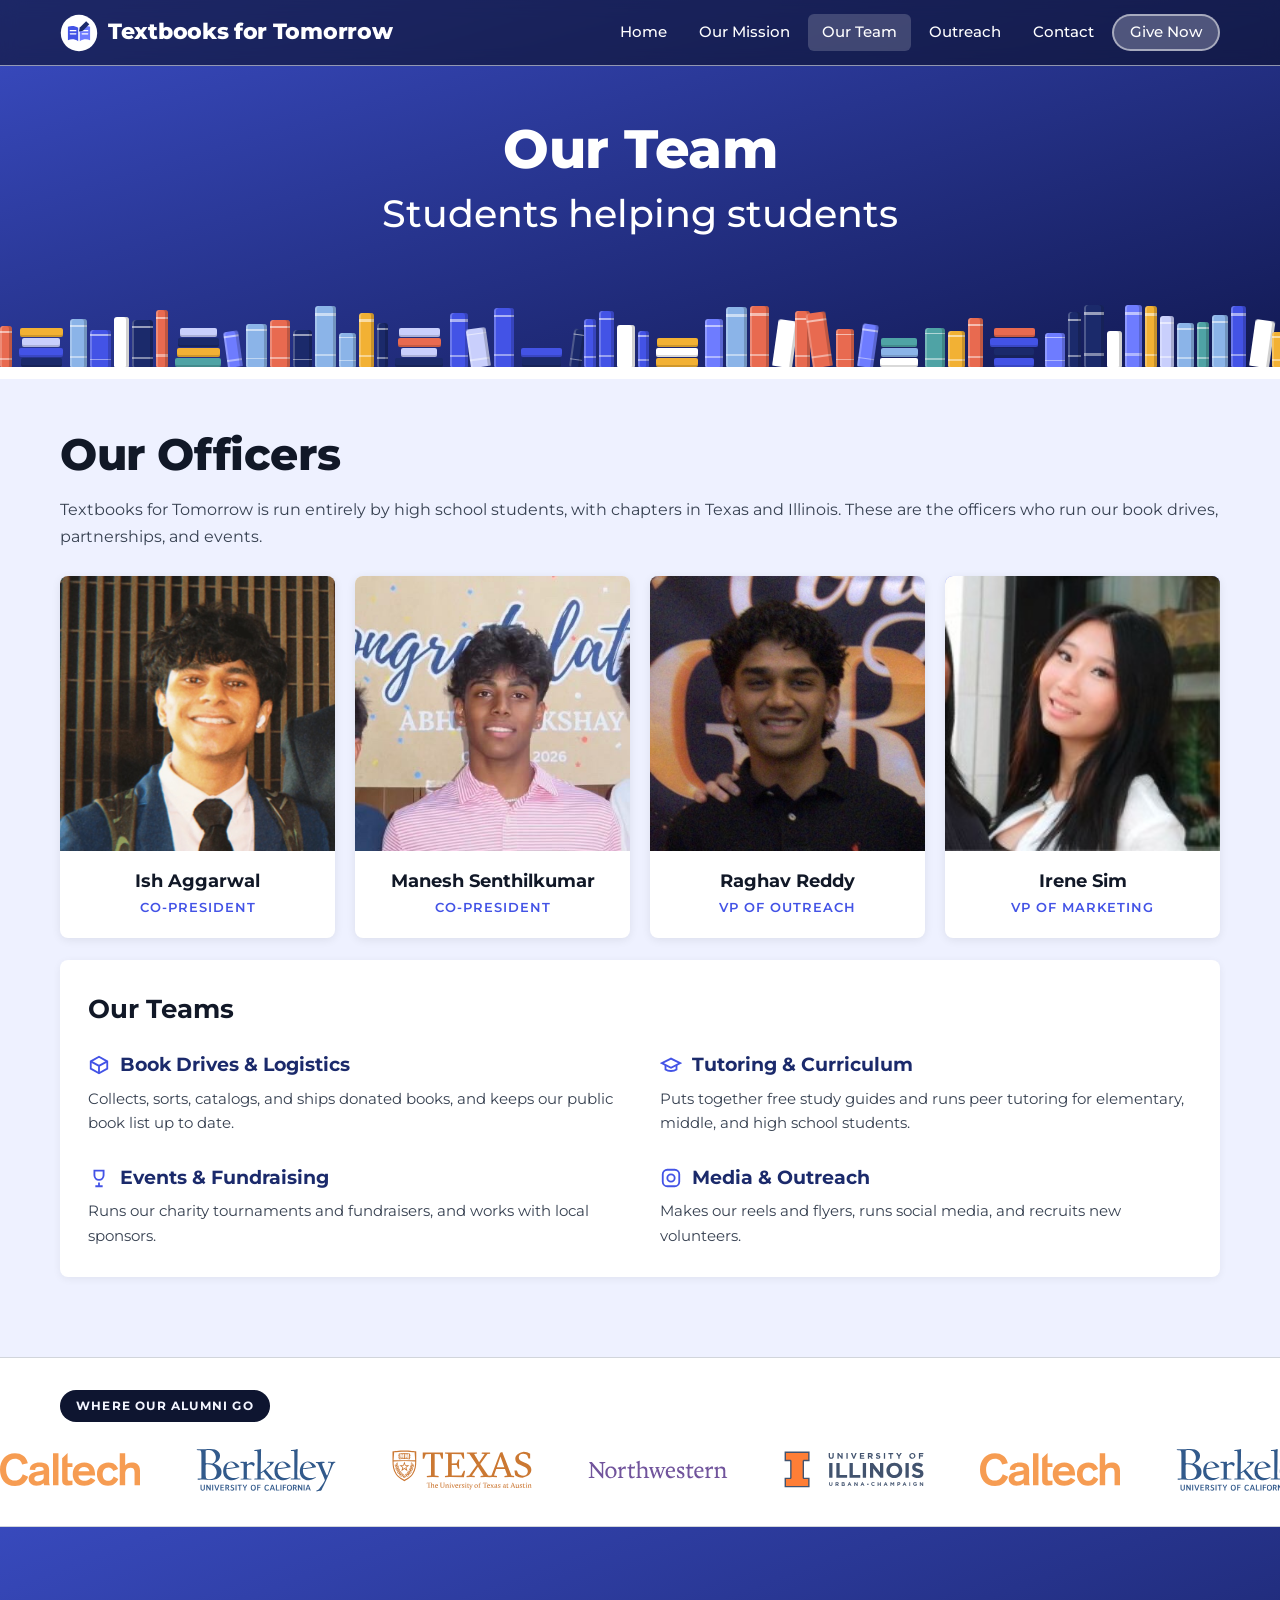
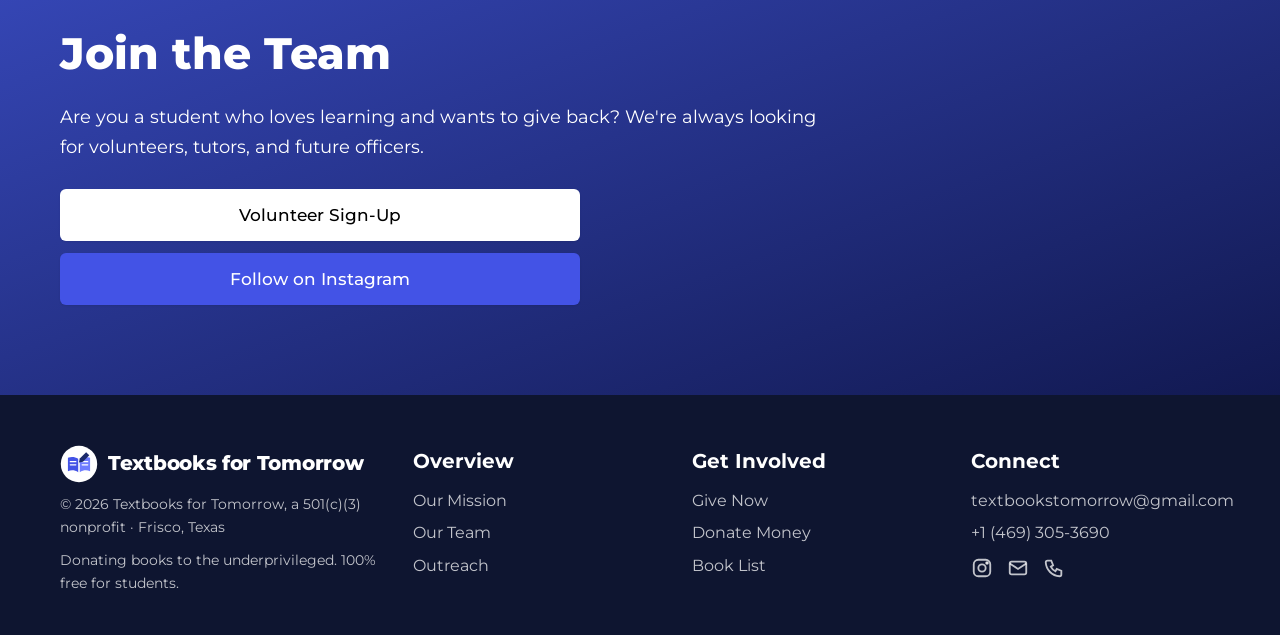
<file: team.html>
<!doctype html>
<html lang="en">
<head>
  <meta charset="utf-8">
  <meta name="viewport" content="width=device-width, initial-scale=1">
  <title>Our Team | Textbooks for Tomorrow</title>
  <meta name="description" content="Meet the student volunteers behind Textbooks for Tomorrow.">
  <link rel="preconnect" href="https://fonts.googleapis.com">
  <link rel="preconnect" href="https://fonts.gstatic.com" crossorigin>
  <link href="https://fonts.googleapis.com/css2?family=Montserrat:wght@400;500;600;700;800&display=swap" rel="stylesheet">
  <link rel="stylesheet" href="css/style.css?v=21">
  <link rel="icon" href="data:image/svg+xml,<svg xmlns='http://www.w3.org/2000/svg' viewBox='0 0 100 100'><text y='.9em' font-size='90'>📘</text></svg>">
</head>
<body data-page="team">

  <section class="hero page">
    <div class="hero-inner">
      <h1 class="reveal">Our Team</h1>
      <h2 class="reveal">Students helping students</h2>
    </div>
    <div class="shelf bottom"></div>
  </section>

  <!-- OFFICERS
       To edit: swap the photo in media/team/ (keep it square), or change the name and role.
       -->
  <section class="band" style="padding-top:50px">
    <div class="container">
      <h2 class="h-xl reveal">Our Officers</h2>
      <p class="reveal" style="color:#374151">Textbooks for Tomorrow is run entirely by high school students, with chapters in Texas and Illinois. These are the officers who run our book drives, partnerships, and events.</p>
      <div class="team-grid stagger">
        <div class="member"><div class="avatar"><img src="media/team/ish-aggarwal.jpg" alt="Ish Aggarwal"></div><div class="info"><h3>Ish Aggarwal</h3><div class="role">Co-President</div></div></div>
        <div class="member"><div class="avatar"><img src="media/team/manesh-senthilkumar.jpg" alt="Manesh Senthilkumar"></div><div class="info"><h3>Manesh Senthilkumar</h3><div class="role">Co-President</div></div></div>
        <div class="member"><div class="avatar"><img src="media/team/raghav-reddy-v2.jpg" alt="Raghav Reddy"></div><div class="info"><h3>Raghav Reddy</h3><div class="role">VP of Outreach</div></div></div>
        <div class="member"><div class="avatar"><img src="media/team/irene-sim.jpg" alt="Irene Sim" style="object-position:50% 30%"></div><div class="info"><h3>Irene Sim</h3><div class="role">VP of Marketing</div></div></div>
      </div>

      <div class="panel reveal">
        <h3 class="h-lg">Our Teams</h3>
        <div class="groups">
          <div class="group"><h4><svg viewBox="0 0 24 24" fill="none" stroke="currentColor" stroke-width="2"><path d="M21 8 12 3 3 8v8l9 5 9-5z"/><path d="m3 8 9 5 9-5M12 13v8"/></svg>Book Drives &amp; Logistics</h4><p>Collects, sorts, catalogs, and ships donated books, and keeps our public book list up to date.</p></div>
          <div class="group"><h4><svg viewBox="0 0 24 24" fill="none" stroke="currentColor" stroke-width="2"><path d="M22 10 12 5 2 10l10 5 10-5z"/><path d="M6 12v5c3 2 9 2 12 0v-5"/></svg>Tutoring &amp; Curriculum</h4><p>Puts together free study guides and runs peer tutoring for elementary, middle, and high school students.</p></div>
          <div class="group"><h4><svg viewBox="0 0 24 24" fill="none" stroke="currentColor" stroke-width="2"><path d="M8 21h8M12 17v4M7 4h10v5a5 5 0 0 1-10 0z"/></svg>Events &amp; Fundraising</h4><p>Runs our charity tournaments and fundraisers, and works with local sponsors.</p></div>
          <div class="group"><h4><svg viewBox="0 0 24 24" fill="none" stroke="currentColor" stroke-width="2"><rect x="3" y="3" width="18" height="18" rx="5"/><circle cx="12" cy="12" r="4"/></svg>Media &amp; Outreach</h4><p>Makes our reels and flyers, runs social media, and recruits new volunteers.</p></div>
        </div>
      </div>
    </div>
  </section>

  <div class="alumni"></div>

  <section class="closing">
    <div class="container">
      <h2 class="reveal">Join the Team</h2>
      <p class="reveal">Are you a student who loves learning and wants to give back? We're always looking for volunteers, tutors, and future officers.</p>
      <div class="btn-stack reveal">
        <a class="btn btn-white" data-link="signup">Volunteer Sign-Up</a>
        <a class="btn btn-brand" data-link="instagram">Follow on Instagram</a>
      </div>
    </div>
  </section>

  <script src="js/main.js?v=21"></script>
</body>
</html>
</file>
<file: css/style.css>
/* Textbooks for Tomorrow — layout modeled on avbotz.com */
:root {
  --brand: #4353e6;        /* T4T royal blue (from Instagram) */
  --brand-hover: #3442c9;
  --navy: #1b2a6b;
  --ink: #111827;
  --gray: #4b5563;
  --line: #d1d5db;
  --tint: #eef1ff;         /* light lavender band, like Avbotz's sky-50 */
  --footer: #0e1530;
  --max: 1200px;
}

* { box-sizing: border-box; margin: 0; padding: 0; }
html { scroll-behavior: smooth; overflow-x: clip; }
body {
  font-family: "Montserrat", ui-sans-serif, system-ui, -apple-system, "Segoe UI", Roboto, Arial, sans-serif;
  color: var(--ink); background: #fff; line-height: 1.65;
}
img, video { max-width: 100%; display: block; }
a { color: inherit; text-decoration: none; }
.container { width: 100%; max-width: var(--max); margin: 0 auto; padding: 0 20px; }

/* ---------- Header ---------- */
.site-header {
  position: fixed; inset: 0 0 auto 0; z-index: 30; color: #fff;
  background: rgba(10, 16, 40, 0.6); backdrop-filter: blur(8px); -webkit-backdrop-filter: blur(8px);
  border-bottom: 1px solid rgba(229, 231, 235, 0.6);
  transition: background .3s;
}
.site-header.scrolled { background: rgba(10, 16, 40, 0.85); }
.nav { display: flex; align-items: center; justify-content: space-between; height: 65px; }
.logo { display: flex; align-items: center; gap: 10px; font-weight: 800; font-size: 22px; letter-spacing: -.3px; white-space: nowrap; }
.logo svg { width: 38px; height: 38px; flex: none; }
.nav-links { display: flex; align-items: center; gap: 4px; list-style: none; }
.nav-links a { display: block; padding: 6px 14px; border-radius: 6px; font-weight: 500; font-size: 15px; transition: background .2s; }
.nav-links a:hover, .nav-links a.active { background: rgba(255, 255, 255, .18); }
.nav-links .cta-link { border: 2px solid rgba(255,255,255,.5); background: rgba(255,255,255,.25); border-radius: 999px; padding: 4px 16px; }
.nav-toggle {
  display: none; color: #fff; background: rgba(255,255,255,.25); border: 2px solid rgba(255,255,255,.5);
  border-radius: 4px; padding: 6px 10px; font-size: 18px; cursor: pointer;
}
@media (max-width: 960px) {
  .nav-toggle { display: block; }
  .logo { font-size: 18px; }
  .nav-links {
    position: absolute; top: 65px; left: 0; right: 0; flex-direction: column; align-items: stretch; gap: 0;
    background: rgba(10, 16, 40, 0.96); padding: 0 16px; max-height: 0; overflow: hidden; transition: max-height .35s, padding .35s;
  }
  .nav-links.open { max-height: 480px; padding: 8px 16px 16px; }
  .nav-links a { padding: 12px; }
  .nav-links .cta-link { text-align: center; margin-top: 8px; }
}

/* ---------- Hero with crossfading photo slideshow ---------- */
.hero { position: relative; isolation: isolate; color: #fff; text-align: center; overflow: hidden; }
.slides { position: absolute; inset: 0; z-index: -2; }
.slides img {
  position: absolute; inset: 0; width: 100%; height: 100%; object-fit: cover;
  opacity: 0; transition: opacity 1.5s ease-in-out; transform: scale(1.06);
}
.slides img.on { opacity: 1; animation: kenburns 9s ease-out forwards; }
@keyframes kenburns { from { transform: scale(1.06); } to { transform: scale(1); } }
.hero::before {
  content: ""; position: absolute; inset: 0; z-index: -1;
  background: linear-gradient(to bottom right, rgba(79, 99, 255, .6), rgba(17, 24, 80, .95));
}
.hero-inner { padding: 130px 20px 170px; max-width: 980px; margin: 0 auto; }
.hero h1 { font-size: clamp(40px, 6vw, 64px); font-weight: 800; line-height: 1.1; letter-spacing: -.5px; }
.hero h2 { font-size: clamp(24px, 3.4vw, 38px); font-weight: 500; line-height: 1.3; margin-top: 10px; }
.hero p.sub { font-size: clamp(16px, 1.8vw, 20px); margin-top: 22px; opacity: .92; }
.hero-btns { display: flex; gap: 14px; justify-content: center; flex-wrap: wrap; margin-top: 38px; }
.hero.page .hero-inner { padding: 120px 20px 140px; }
.hero.page h1 { font-size: clamp(36px, 5vw, 54px); }

/* Buttons (Avbotz: rounded-md, shadow, slight scale on hover) */
.btn {
  display: inline-block; padding: 12px 26px; border-radius: 6px; font-size: 17px; font-weight: 500; text-align: center;
  box-shadow: 0 1px 2px rgba(0,0,0,.08); transition: transform .2s, box-shadow .2s, background .2s; cursor: pointer; border: 0; font-family: inherit;
}
.btn:hover { transform: scale(1.025); box-shadow: 0 6px 16px rgba(0,0,0,.15); }
.btn-white { background: #fff; color: #000; }
.btn-brand { background: var(--brand); color: #fff; }
.btn-brand:hover { background: var(--brand-hover); }
.btn-navy { background: var(--navy); color: #fff; }
.btn-stack { display: grid; gap: 12px; margin-top: 26px; }
.btn-row { display: flex; gap: 12px; flex-wrap: wrap; margin-top: 26px; }
@media (max-width: 640px) {
  .hero-btns { flex-direction: column; align-items: stretch; }
  .btn-row { flex-direction: column; }
}


/* ---------- Feature cards (photo on top) ---------- */
.cards { display: grid; grid-template-columns: repeat(3, 1fr); gap: 20px; padding: 40px 0 70px; }
.card {
  background: #fff; border-radius: 8px; overflow: hidden; box-shadow: 0 2px 10px rgba(0,0,0,.08), 0 0 0 1px rgba(0,0,0,.03);
  display: flex; flex-direction: column; transition: transform .25s, box-shadow .25s;
}
.card:hover { transform: translateY(-4px); box-shadow: 0 12px 28px rgba(0,0,0,.14); }
.card img { width: 100%; height: 200px; object-fit: cover; }
.card .body { padding: 22px 24px 26px; display: flex; flex-direction: column; flex: 1; }
.card h2, .card h3 { font-size: 22px; font-weight: 700; color: #1f2937; margin-bottom: 10px; }
.card p { color: var(--gray); font-size: 15px; flex: 1; }
.card .more { margin-top: 18px; font-weight: 600; font-size: 18px; color: #1f2937; }
.card .more span { display: inline-block; transition: transform .2s; }
.card:hover .more span { transform: translateX(5px); }
@media (max-width: 900px) { .cards { grid-template-columns: 1fr; } }

/* ---------- Generic sections ---------- */
.section { padding: 70px 0; }
.rule { border: 0; border-top: 1px solid var(--line); }
.kicker { font-size: 15px; color: var(--gray); margin-bottom: 2px; }
.h-xl { font-size: clamp(32px, 4.2vw, 44px); font-weight: 800; line-height: 1.15; color: #111827; letter-spacing: -.4px; margin-bottom: 18px; }
.h-lg { font-size: 26px; font-weight: 700; color: #111827; margin-bottom: 10px; }
.prose p { color: #374151; font-size: 17px; }
.prose p + p { margin-top: 16px; }
.split { display: grid; grid-template-columns: 1fr 1fr; gap: 56px; align-items: center; }
.split.flip > :first-child { order: 2; }
@media (max-width: 900px) { .split { grid-template-columns: 1fr; gap: 28px; } .split.flip > :first-child { order: 0; } }

.media-frame { position: relative; border-radius: 8px; overflow: hidden; box-shadow: 0 6px 20px rgba(0,0,0,.15); aspect-ratio: 16 / 9; background: #000; }
.media-frame img, .media-frame video { width: 100%; height: 100%; object-fit: cover; }
.media-frame.tall { aspect-ratio: 3 / 2; }

/* Crossfade carousel inside a frame (like Avbotz "What We Do") */
.fader img { position: absolute; inset: 0; opacity: 0; transition: opacity 1.2s; }
.fader img.on { opacity: 1; }
.fader .dots { position: absolute; bottom: 12px; left: 0; right: 0; display: flex; gap: 8px; justify-content: center; z-index: 2; }
.fader .dots button { width: 10px; height: 10px; border-radius: 50%; border: 0; background: rgba(255,255,255,.55); cursor: pointer; }
.fader .dots button.on { background: #fff; }

/* Video with big play button (Avbotz "We are AVBotz") */
.play {
  position: absolute; inset: 0; margin: auto; width: 84px; height: 84px; border-radius: 50%; border: 0; cursor: pointer;
  background: var(--brand); color: #fff; display: grid; place-items: center; box-shadow: 0 8px 24px rgba(0,0,0,.35);
  transition: transform .2s;
}
.play:hover { transform: scale(1.08); }
.play svg { width: 34px; height: 34px; margin-left: 5px; }
.media-frame.playing .play { display: none; }

/* ---------- Tinted band with stats (Avbotz "Team Overview") ---------- */
.band { position: relative; background: var(--tint); padding: 130px 0 80px; }
.stats { display: grid; grid-template-columns: repeat(4, minmax(0, 1fr)); gap: 18px; margin-top: 26px; }
.stat { background: #fff; border-radius: 8px; padding: 26px 22px; box-shadow: 0 2px 8px rgba(0,0,0,.06); }
.stat .ic { width: 34px; height: 34px; color: var(--brand); margin-bottom: 10px; }
.stat .num { font-size: clamp(34px, 4vw, 44px); font-weight: 800; color: var(--navy); line-height: 1.1; }
.stat .label { margin-top: 4px; font-size: 13px; font-weight: 600; letter-spacing: 1px; text-transform: uppercase; color: var(--gray); }
.panel { background: #fff; border-radius: 8px; padding: 28px; box-shadow: 0 2px 8px rgba(0,0,0,.06); margin-top: 22px; }
.panel h3.h-lg { margin-bottom: 18px; }
.groups { display: grid; grid-template-columns: repeat(2, 1fr); gap: 26px 40px; }
.group h4 { display: flex; align-items: center; gap: 10px; font-size: 19px; font-weight: 700; color: var(--navy); margin-bottom: 6px; }
.group h4 svg { width: 22px; height: 22px; color: var(--brand); flex: none; }
.group p { color: #374151; font-size: 15px; }
@media (max-width: 900px) { .stats { grid-template-columns: repeat(2, minmax(0, 1fr)); } .groups { grid-template-columns: 1fr; } }

/* ---------- Reels / outreach ---------- */
.reels { display: grid; grid-template-columns: repeat(3, 1fr); gap: 22px; margin-top: 30px; }
.reel { background: #fff; border-radius: 8px; overflow: hidden; box-shadow: 0 2px 10px rgba(0,0,0,.08); }
.reel .media-frame { border-radius: 0; box-shadow: none; }
.reel .play { width: 64px; height: 64px; }
.reel .play svg { width: 26px; height: 26px; }
.reel .body { padding: 18px 20px 22px; }
.reel .date { font-size: 13px; font-weight: 600; color: var(--brand); text-transform: uppercase; letter-spacing: 1px; }
.reel h3 { font-size: 19px; margin: 4px 0 6px; }
.reel p { font-size: 15px; color: var(--gray); }
@media (max-width: 900px) { .reels { grid-template-columns: 1fr; } }

.gallery { display: grid; grid-template-columns: repeat(4, 1fr); gap: 12px; margin-top: 30px; }
.gallery figure { position: relative; border-radius: 8px; overflow: hidden; aspect-ratio: 1; box-shadow: 0 2px 8px rgba(0,0,0,.08); }
.gallery img { width: 100%; height: 100%; object-fit: cover; transition: transform .5s; }
.gallery figure:hover img { transform: scale(1.06); }
.gallery figcaption { position: absolute; inset: auto 0 0 0; padding: 22px 12px 10px; font-size: 13px; font-weight: 600; color: #fff; background: linear-gradient(transparent, rgba(0,0,0,.7)); }
.gallery .wide { grid-column: span 2; aspect-ratio: auto; }
@media (max-width: 900px) { .gallery { grid-template-columns: repeat(2, 1fr); } }

/* Events list */
.events { list-style: none; margin-top: 10px; }
.events li { padding: 22px 0; border-top: 1px solid var(--line); }
.events li:last-child { border-bottom: 1px solid var(--line); }
.events h3 { font-size: 21px; font-weight: 700; }
.events p { color: #374151; }

/* ---------- Full-bleed closing section (Avbotz "Sponsors") ---------- */
.closing { position: relative; isolation: isolate; color: #fff; overflow: hidden; padding: 150px 0 90px; }
.closing::before { content: ""; position: absolute; inset: 0; z-index: -1; background: linear-gradient(to bottom right, rgba(79, 99, 255, .55), rgba(17, 24, 80, .95)); }
.closing h2 { font-size: clamp(32px, 4vw, 44px); font-weight: 800; }
.closing p { font-size: 18px; max-width: 760px; margin-top: 14px; opacity: .92; }
.closing .btn-stack { max-width: 520px; }

/* ---------- Team ---------- */
.team-grid { display: grid; grid-template-columns: repeat(auto-fill, minmax(220px, 1fr)); gap: 20px; margin-top: 26px; }
.member { background: #fff; border-radius: 8px; overflow: hidden; box-shadow: 0 2px 10px rgba(0,0,0,.08); text-align: center; }
.member .avatar { aspect-ratio: 1; display: grid; place-items: center; font-size: 52px; font-weight: 800; color: #fff; background: linear-gradient(to bottom right, #6e7cff, var(--navy)); }
.member .avatar img { width: 100%; height: 100%; object-fit: cover; }
.member .info { padding: 16px 16px 20px; }
.member h3 { font-size: 18px; }
.member .role { font-size: 13px; font-weight: 600; letter-spacing: 1px; text-transform: uppercase; color: var(--brand); }
.member p { font-size: 14px; color: var(--gray); margin-top: 8px; }

/* ---------- Contact ---------- */
.contact-list { list-style: none; }
.contact-list li { padding: 16px 0; border-top: 1px solid var(--line); }
.contact-list strong { display: block; color: var(--navy); }
form.contact { display: grid; gap: 12px; }
form.contact input, form.contact textarea { width: 100%; padding: 12px 14px; border-radius: 6px; border: 1px solid var(--line); font: inherit; }
form.contact textarea { min-height: 150px; resize: vertical; }
.subscribe { display: flex; gap: 10px; flex-wrap: wrap; margin-top: 22px; max-width: 560px; }
.subscribe input { flex: 1 1 240px; padding: 12px 16px; border-radius: 6px; border: 0; font: inherit; }

/* ---------- Footer ---------- */
.site-footer { background: var(--footer); color: rgba(255,255,255,.75); padding: 50px 0 40px; }
.site-footer .top { display: grid; grid-template-columns: 1.3fr 1fr 1fr 1fr; gap: 30px; }
.site-footer .logo { color: #fff; font-size: 20px; }
.site-footer small { display: block; margin-top: 10px; font-size: 14px; }
.site-footer h4 { color: #fff; font-size: 20px; font-weight: 700; margin-bottom: 10px; }
.site-footer ul { list-style: none; }
.site-footer li { margin: 6px 0; }
.site-footer a:hover { color: #fff; text-decoration: underline; }
.socials { display: flex; gap: 14px; margin-top: 10px; }
.socials svg { width: 22px; height: 22px; }
@media (max-width: 900px) { .site-footer .top { grid-template-columns: 1fr 1fr; } .site-footer .top > :first-child { grid-column: 1 / -1; } }

/* ---------- Scroll reveal ---------- */
.reveal { opacity: 0; transform: translateY(36px); transition: opacity .8s cubic-bezier(.2,.7,.2,1), transform .8s cubic-bezier(.2,.7,.2,1); }
.reveal.left { transform: translateX(-50px); }
.reveal.right { transform: translateX(50px); }
.reveal.zoom { transform: scale(.94); }
.reveal.in { opacity: 1; transform: none; }
.stagger > * { transition-delay: calc(var(--i, 0) * 110ms); }
@media (max-width: 900px) { .reveal.left, .reveal.right { transform: translateY(36px); } .reveal.in { transform: none; } }

@media (prefers-reduced-motion: reduce) {
  html { scroll-behavior: auto; }
  .reveal { opacity: 1 !important; transform: none !important; transition: none !important; }
  .slides img.on { animation: none; }
  .shelf-track, .shelf .book { animation: none !important; }
}

/* Keep long logo text from widening the page on phones */
.site-footer .top > * { min-width: 0; }
.site-footer .logo { white-space: normal; }
@media (max-width: 400px) { .site-header .logo { font-size: 16px; } .site-header .logo svg { width: 32px; height: 32px; } }

/* ---------- Moving line of books (replaces the waves) ---------- */
.shelf { position: absolute; left: 0; right: 0; height: 92px; pointer-events: none; overflow: hidden; z-index: 1; }
.shelf.bottom { bottom: 0; }
.shelf.bottom::after { content: ""; position: absolute; left: 0; right: 0; bottom: 0; height: 12px; background: #fff; }
.shelf.top { top: 0; background: #fff; }
.shelf-track {
  position: absolute; left: 0; bottom: 0; display: flex; align-items: flex-end; gap: 3px; width: max-content;
  animation: shelf-move 70s linear infinite;
}
.shelf.bottom .shelf-track { bottom: 12px; }
@keyframes shelf-move { to { transform: translateX(-50%); } }
.book {
  flex: none; border-radius: 3px 3px 1px 1px;
  background:
    linear-gradient(transparent 12%, rgba(255,255,255,.55) 12% 16%, transparent 16% 78%, rgba(255,255,255,.45) 78% 82%, transparent 82%),
    var(--c);
  box-shadow: inset -3px 0 rgba(0,0,0,.18), inset 2px 0 rgba(255,255,255,.22);
  rotate: var(--r, 0deg); transform-origin: bottom center;
  animation: book-drop .9s cubic-bezier(.3, 1.35, .5, 1) both; animation-delay: var(--d, 0s);
}
.book-stack { flex: none; display: flex; flex-direction: column; align-items: center; gap: 1px; margin: 0 4px; animation: book-drop .9s cubic-bezier(.3, 1.35, .5, 1) both; animation-delay: var(--d, 0s); }
.book-stack span { display: block; height: 9px; border-radius: 2px; background: var(--c); box-shadow: inset 0 -2px rgba(0,0,0,.15); }
@keyframes book-drop { from { translate: 0 -240px; opacity: 0; } 50% { opacity: 1; } to { translate: 0 0; } }
.band { padding-top: 130px; }
.closing { padding-top: 160px; }

/* ---------- Alumni strip (same pattern as reviveinvestments.org) ---------- */
.alumni { overflow: hidden; border-top: 1px solid var(--line); border-bottom: 1px solid var(--line); padding: 32px 0; background: #fff; }
.pill {
  display: inline-block; border-radius: 999px; background: var(--footer); color: #f3f5ff;
  padding: 6px 16px; font-size: 12px; font-weight: 700; text-transform: uppercase; letter-spacing: .1em; margin-bottom: 24px;
}
.marquee { display: flex; width: max-content; align-items: center; gap: 56px; animation: marquee 32s linear infinite; }
.marquee img { height: 40px; width: auto; max-width: 140px; object-fit: contain; opacity: .8; transition: opacity .3s; }
.marquee img:hover { opacity: 1; }
@media (min-width: 768px) { .marquee img { height: 48px; } }
@keyframes marquee { to { transform: translateX(-50%); } }

/* ---------- Six stats ---------- */
.stats.six { grid-template-columns: repeat(3, minmax(0, 1fr)); }
@media (max-width: 900px) { .stats.six { grid-template-columns: repeat(2, minmax(0, 1fr)); } }

/* ---------- What we do: four photo cards ---------- */
.cards.four { grid-template-columns: repeat(4, 1fr); padding: 26px 0 0; }
@media (max-width: 1100px) { .cards.four { grid-template-columns: repeat(2, 1fr); } }
@media (max-width: 640px) { .cards.four { grid-template-columns: 1fr; } }

/* ---------- Organizations ---------- */
.partners { display: grid; grid-template-columns: repeat(3, 1fr); gap: 16px; }
.partner { border: 1px solid var(--line); border-radius: 8px; padding: 18px 20px; background: #fff; transition: border-color .2s, transform .2s; }
.partner:hover { border-color: var(--brand); transform: translateY(-2px); }
.partner h4 { font-size: 17px; font-weight: 700; color: var(--navy); }
.partner p { font-size: 14px; color: var(--gray); margin-top: 2px; display: flex; gap: 6px; align-items: flex-start; }
.partner p svg { width: 15px; height: 15px; flex: none; margin-top: 3px; color: var(--brand); }
@media (max-width: 900px) { .partners { grid-template-columns: 1fr; } }

/* Static (non-slideshow) hero photo */
.slides img.static { opacity: 1; transform: none; }

/* Book line only at the top of each page: sections below no longer need room for it */
.band { padding-top: 80px; }
.closing { padding-top: 90px; background: var(--navy); }
.hero { background: var(--navy); }
/* Icon cards (no photo) */
.card .card-ic { width: 40px; height: 40px; color: var(--brand); margin: 26px 24px 0; }
.card .card-ic + .body { padding-top: 12px; }

/* Sub-headings between photo galleries */
.sub-title { margin-top: 56px; }
.sub-title + .gallery { margin-top: 18px; }

/* Small food pop-up beside the Richwoods drive photos */
.media-wrap { position: relative; margin-bottom: 40px; }
.food-pop { position: absolute; right: -14px; bottom: -40px; width: 240px; background: #fff; border-radius: 10px; overflow: hidden; box-shadow: 0 12px 34px rgba(0,0,0,.3); z-index: 3; }
.food-fader { position: relative; height: 135px; overflow: hidden; }
.food-fader .dots { bottom: 6px; }
.food-pop .cap { padding: 10px 14px 12px; font-size: 13px; line-height: 1.4; color: var(--gray); }
.food-pop .cap strong { display: block; color: var(--navy); font-size: 14px; }
@media (max-width: 900px) { .food-pop { position: relative; right: auto; bottom: auto; width: 100%; margin-top: 14px; } .media-wrap { margin-bottom: 0; } }

/* ---------- What We Do: cards + SB 203 pop-up card ---------- */
.wwd { display: grid; grid-template-columns: 1.3fr 1fr; gap: 34px; align-items: stretch; margin-top: 26px; }
.wwd-cards { display: grid; grid-template-columns: repeat(2, minmax(0, 1fr)); gap: 20px; }
.wwd-cards .card img { height: 160px; }
.wwd-cards .card h3 { font-size: 19px; }
.wwd-cards .card p { font-size: 14px; }
.wwd-cards .card .more { font-size: 16px; margin-top: 14px; }
.bill-wrap { display: flex; align-self: center; padding: 12px 10px 14px 4px; }
.bill-card {
  position: relative; display: block; width: 100%; background: var(--navy); color: #fff;
  border: 2px solid #000; box-shadow: 8px 8px 0 0 #f2b134; padding: 34px 26px 26px;
  transition: transform .2s, box-shadow .2s;
}
.bill-card:hover { transform: translate(-4px, -4px); box-shadow: 12px 12px 0 0 #f2b134; }
.bill-tag {
  position: absolute; top: -13px; left: 24px; background: #f2b134; color: #000; border-radius: 999px;
  padding: 4px 13px; font-size: 11px; font-weight: 700; letter-spacing: .12em; text-transform: uppercase; white-space: nowrap;
}
.bill-row { display: flex; gap: 26px; align-items: center; }
.bill-paper { position: relative; flex: none; width: 138px; aspect-ratio: 3 / 4; }
.bill-paper::before, .bill-paper::after { content: ""; position: absolute; inset: 0; background: #fff; }
.bill-paper::before { transform: translate(12px, 12px) rotate(3deg); opacity: .7; }
.bill-paper::after { transform: translate(6px, 6px) rotate(1deg); opacity: .9; }
.bill-paper .sheet {
  position: absolute; inset: 0; z-index: 2; background: #fff; transform: rotate(-2deg); color: var(--navy);
  border: 1px solid rgba(255,255,255,.4); box-shadow: 0 12px 28px rgba(0,0,0,.45); padding: 14px 12px; text-align: center;
  display: flex; flex-direction: column; align-items: center; gap: 4px; transition: transform .3s;
}
.bill-card:hover .bill-paper .sheet { transform: rotate(-3deg) scale(1.05); }
.bill-paper small { font-size: 8.5px; font-weight: 700; letter-spacing: .14em; text-transform: uppercase; color: var(--brand); }
.bill-paper strong { font-size: 30px; font-weight: 800; line-height: 1.05; }
.bill-paper em { font-style: normal; font-size: 9.5px; font-weight: 600; color: var(--gray); margin-bottom: 6px; }
.bill-paper i { display: block; width: 100%; height: 6px; border-radius: 3px; background: #e4e8ff; }
.bill-paper i:nth-of-type(2) { width: 88%; } .bill-paper i:nth-of-type(3) { width: 70%; }
.bill-text { min-width: 0; }
.bill-kicker { font-size: 11px; letter-spacing: .14em; text-transform: uppercase; color: #f2b134; font-weight: 700; }
.bill-title { font-size: 26px; font-weight: 800; line-height: 1.15; margin-top: 4px; }
.bill-sub { font-size: 14px; color: rgba(255,255,255,.85); margin-top: 6px; line-height: 1.5; }
.bill-text ul { list-style: none; margin-top: 12px; display: grid; gap: 6px; font-size: 13px; color: rgba(255,255,255,.92); }
.bill-text li { display: flex; gap: 9px; line-height: 1.4; }
.bill-text li span { color: #f2b134; flex: none; }
.bill-btn { display: inline-flex; gap: 6px; margin-top: 16px; background: #f2b134; color: #000; font-weight: 700; font-size: 14px; border-radius: 999px; padding: 10px 20px; transition: background .2s; }
.bill-card:hover .bill-btn { background: #fff; }
@media (max-width: 1100px) { .wwd { grid-template-columns: 1fr; } }
@media (max-width: 640px) {
  .wwd-cards { grid-template-columns: 1fr; }
  .bill-row { flex-direction: column; text-align: center; }
  .bill-text li { text-align: left; }
  .bill-paper { margin: 6px 12px 12px 0; }
  .bill-wrap { padding: 12px 12px 14px 4px; }
}

/* What We Do: no dead space — compact cards, SB 203 card fills the column height */
.wwd { align-items: stretch; gap: 28px; margin-top: 20px; }
.wwd-cards { gap: 16px; }
.wwd-cards .card img { height: 128px; }
.wwd-cards .card .body { padding: 16px 18px 18px; }
.wwd-cards .card h3 { font-size: 18px; margin-bottom: 6px; }
.wwd-cards .card p { font-size: 13.5px; line-height: 1.55; }
.wwd-cards .card .more { font-size: 15px; margin-top: 10px; }
.bill-wrap { align-self: stretch; padding: 14px 10px 12px 4px; }
.bill-card { display: flex; flex-direction: column; justify-content: center; padding: 38px 28px 28px; }
.bill-row { flex-direction: column; text-align: center; gap: 30px; }
.bill-paper { width: 170px; margin: 0 auto; }
.bill-paper strong { font-size: 36px; }
.bill-paper small { font-size: 9.5px; }
.bill-paper em { font-size: 11px; }
.bill-title { font-size: 30px; }
.bill-sub { font-size: 15px; }
.bill-text ul { max-width: 330px; margin-left: auto; margin-right: auto; text-align: left; font-size: 13.5px; }
.bill-btn { margin-top: 20px; }
@media (max-width: 1100px) { .wwd { gap: 30px; } .bill-wrap { align-self: auto; } }
@media (max-width: 640px) { .wwd-cards .card img { height: 160px; } .bill-paper { margin: 0 auto 10px; } }
.section { padding: 60px 0; }
@media (min-width: 641px) and (max-width: 1100px) {
  .bill-row { flex-direction: row; text-align: left; gap: 40px; justify-content: center; }
  .bill-text { max-width: 420px; }
  .bill-text ul { margin-left: 0; margin-right: 0; }
  .bill-paper { margin: 0 12px 0 0; }
}
</file>
